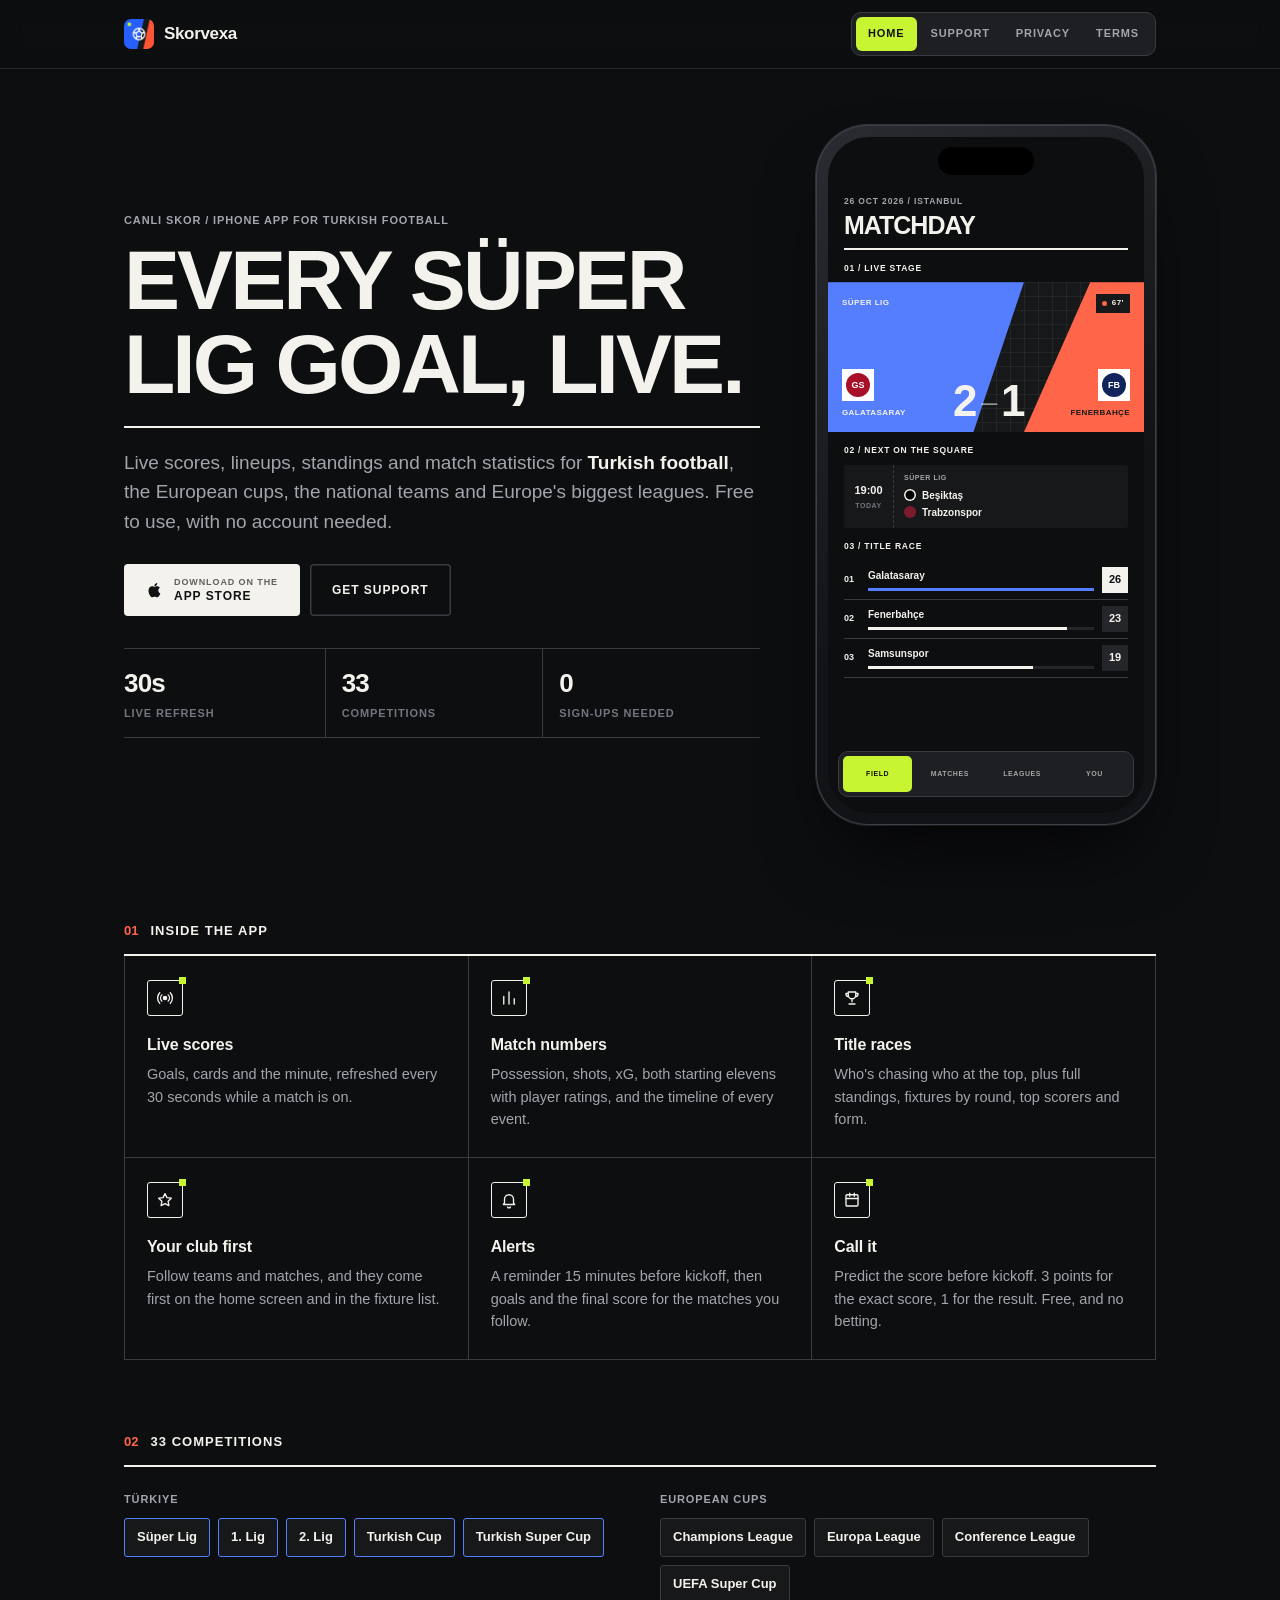
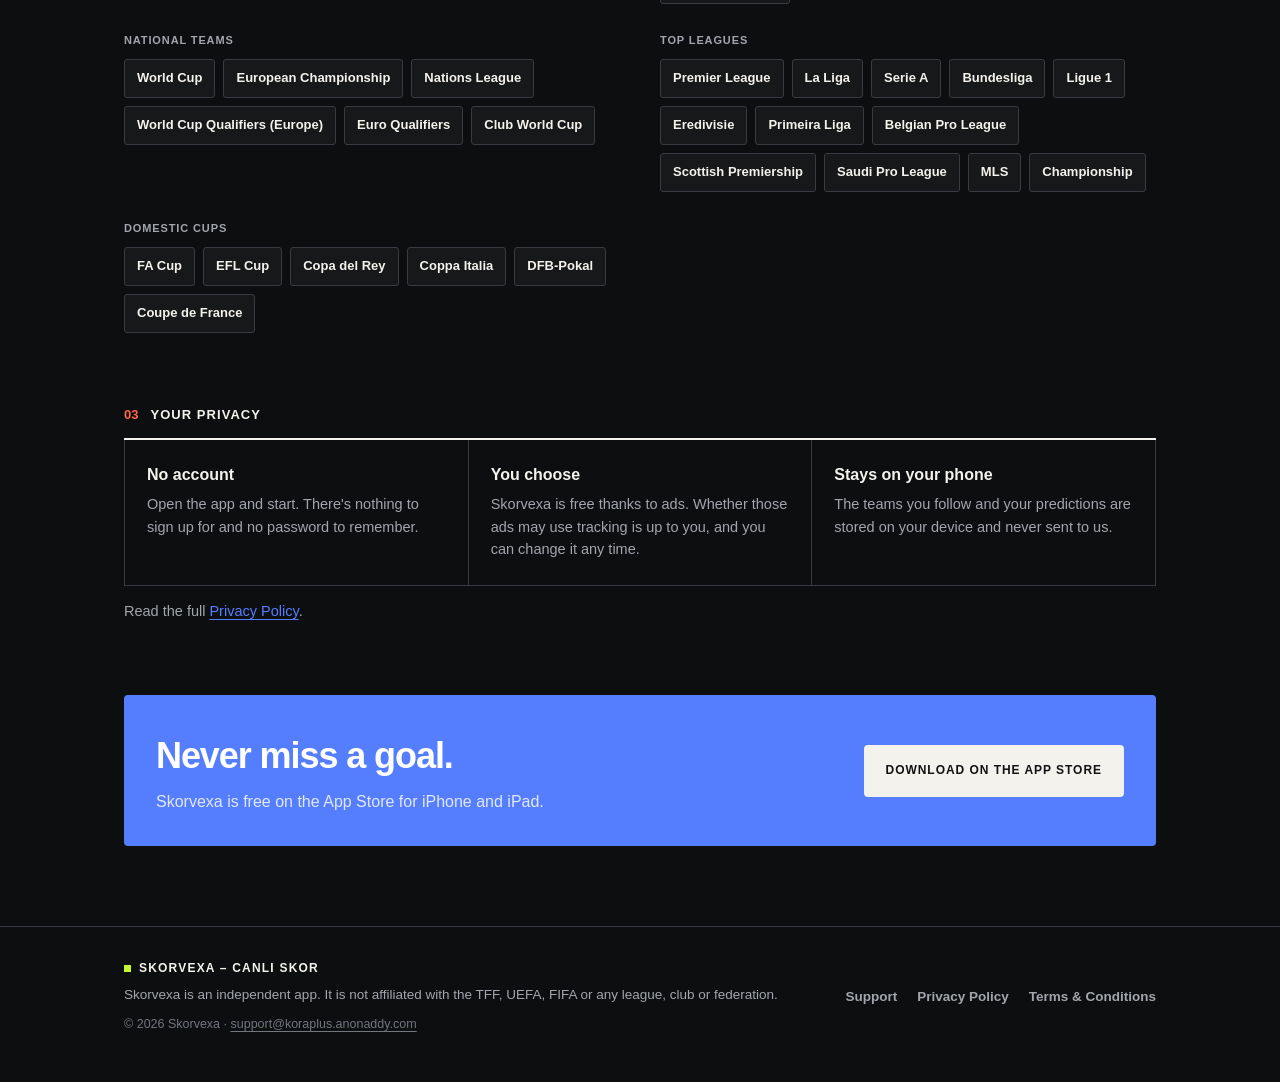
<file: index.html>
<!doctype html>
<html lang="en">
<head>
  <meta charset="utf-8">
  <meta name="viewport" content="width=device-width, initial-scale=1, viewport-fit=cover">
  <title>Skorvexa – Canli Skor | Live football scores for Türkiye and Europe</title>
  <meta name="description" content="Skorvexa – Canli Skor: live scores, lineups, standings and match statistics for the Süper Lig, Turkish football and 28 more top competitions. Free, no account needed.">
  <meta name="apple-itunes-app" content="app-id=6826925784">
  <meta name="theme-color" content="#0d0e10">
  <meta name="color-scheme" content="dark">
  <meta property="og:title" content="Skorvexa – Canli Skor | Live football scores for Türkiye and Europe">
  <meta property="og:site_name" content="Skorvexa – Canli Skor">
  <meta property="og:description" content="Skorvexa – Canli Skor: live scores, lineups, standings and match statistics for the Süper Lig, Turkish football and 28 more top competitions. Free, no account needed.">
  <meta property="og:type" content="website">
  <meta property="og:image" content="https://skorvexa.vercel.app/assets/icon-512.png">
  <link rel="canonical" href="https://skorvexa.vercel.app/">
  <link rel="icon" type="image/png" sizes="32x32" href="assets/favicon-32.png">
  <link rel="apple-touch-icon" href="assets/apple-touch-icon.png">
  <link rel="stylesheet" href="assets/style.css">
</head>
<body>
  <a class="skip" href="#main">Skip to content</a>
  <header class="topbar">
    <div class="wrap">
      <a class="brand" href="./"><img src="assets/icon-512.png" alt="" width="30" height="30">Skorvexa</a>
      <nav class="nav" aria-label="Site">
        <a href="./" aria-current="page">Home</a>
        <a href="support/">Support</a>
        <a href="privacy/">Privacy</a>
        <a href="terms/">Terms</a>
      </nav>
    </div>
  </header>

  <main id="main" class="wrap">
    <section class="hero">
      <div>
        <p class="eyebrow">Canli Skor / iPhone app for Turkish football</p>
        <h1>Every Süper Lig goal, live.</h1>
        <hr class="rule">
        <p class="lede">Live scores, lineups, standings and match statistics for <strong>Turkish football</strong>, the European cups, the national teams and Europe's biggest leagues. Free to use, with no account needed.</p>

        <div class="actions">
          <a class="button" href="https://apps.apple.com/app/id6826925784">
            <svg viewBox="0 0 24 24" fill="currentColor" aria-hidden="true"><path d="M16.4 12.6c0-2.4 2-3.6 2.1-3.7-1.1-1.7-2.9-1.9-3.5-1.9-1.5-.2-2.9.9-3.7.9s-1.9-.9-3.2-.8c-1.6 0-3.1 1-4 2.4-1.7 3-.4 7.4 1.2 9.8.8 1.2 1.8 2.5 3.1 2.4 1.2 0 1.7-.8 3.2-.8s1.9.8 3.2.8c1.3 0 2.2-1.2 3-2.4.9-1.4 1.3-2.7 1.3-2.8 0 0-2.7-1-2.7-3.9zM14 5.5c.7-.8 1.1-1.9 1-3-1 0-2.1.7-2.8 1.5-.6.7-1.2 1.8-1 2.9 1.1.1 2.1-.6 2.8-1.4z"/></svg>
            <span class="stack"><small>Download on the</small>App Store</span>
          </a>
          <a class="button ghost" href="support/">Get support</a>
        </div>

        <div class="stats">
          <div><b>30s</b><span>Live refresh</span></div>
          <div><b>33</b><span>Competitions</span></div>
          <div><b>0</b><span>Sign-ups needed</span></div>
        </div>
      </div>

      <div class="phone" aria-hidden="true">
        <div class="screen">
          <div class="issue">26 Oct 2026 / Istanbul</div>
          <div class="title">MATCHDAY</div>
          <div class="bar"></div>
          <div class="sec">01 / Live stage</div>
          <div class="mini-poster">
            <div class="row1"><span>Süper Lig</span><span class="chip"><i></i>67'</span></div>
            <div class="row2">
              <div class="team"><span class="crest"><b style="background:#a8102a">GS</b></span>Galatasaray</div>
              <div class="big">2<span>—</span>1</div>
              <div class="team away"><span class="crest"><b style="background:#13235b">FB</b></span>Fenerbahçe</div>
            </div>
          </div>
          <div class="sec">02 / Next on the square</div>
          <div class="ticket">
            <div class="stub"><div><b>19:00</b><span>TODAY</span></div></div>
            <div class="teams"><div class="comp">Süper Lig</div>
              <div class="t"><i style="background:#000;box-shadow:inset 0 0 0 1.5px #f4f2ec"></i>Beşiktaş</div>
              <div class="t"><i style="background:#7a1c2c"></i>Trabzonspor</div></div>
          </div>
          <div class="sec">03 / Title race</div>
          <div class="lane lead"><span class="r">01</span><span class="n">Galatasaray<span class="meter"><b style="width:100%"></b></span></span><span class="p">26</span></div>
          <div class="lane"><span class="r">02</span><span class="n">Fenerbahçe<span class="meter"><b style="width:88%"></b></span></span><span class="p">23</span></div>
          <div class="lane"><span class="r">03</span><span class="n">Samsunspor<span class="meter"><b style="width:73%"></b></span></span><span class="p">19</span></div>
          <div class="mini-dock"><span>FIELD</span><span>MATCHES</span><span>LEAGUES</span><span>YOU</span></div>
        </div>
      </div>
    </section>

    <div class="section-head"><span class="n">01</span><h2>Inside the app</h2></div>
    <div class="features">
      <div class="feature">
        <div class="icon"><svg viewBox="0 0 24 24" fill="none" stroke="currentColor" stroke-width="1.8" aria-hidden="true"><circle cx="12" cy="12" r="2.2" fill="currentColor"/><path d="M7.8 7.8a6 6 0 0 0 0 8.4M16.2 7.8a6 6 0 0 1 0 8.4M5 5a10 10 0 0 0 0 14M19 5a10 10 0 0 1 0 14" stroke-linecap="round"/></svg></div>
        <h3>Live scores</h3>
        <p>Goals, cards and the minute, refreshed every 30 seconds while a match is on.</p>
      </div>
      <div class="feature">
        <div class="icon"><svg viewBox="0 0 24 24" fill="none" stroke="currentColor" stroke-width="1.8" aria-hidden="true"><path d="M5 20V10M12 20V4M19 20v-7" stroke-linecap="round"/></svg></div>
        <h3>Match numbers</h3>
        <p>Possession, shots, xG, both starting elevens with player ratings, and the timeline of every event.</p>
      </div>
      <div class="feature">
        <div class="icon"><svg viewBox="0 0 24 24" fill="none" stroke="currentColor" stroke-width="1.8" aria-hidden="true"><path d="M7 4h10v4a5 5 0 0 1-10 0V4zM7 6H4v1a3 3 0 0 0 3 3M17 6h3v1a3 3 0 0 1-3 3M12 13v4M8 20h8" stroke-linecap="round" stroke-linejoin="round"/></svg></div>
        <h3>Title races</h3>
        <p>Who's chasing who at the top, plus full standings, fixtures by round, top scorers and form.</p>
      </div>
      <div class="feature">
        <div class="icon"><svg viewBox="0 0 24 24" fill="none" stroke="currentColor" stroke-width="1.8" aria-hidden="true"><path d="M12 3.5l2.6 5.3 5.8.8-4.2 4.1 1 5.8L12 16.8l-5.2 2.7 1-5.8-4.2-4.1 5.8-.8z" stroke-linejoin="round"/></svg></div>
        <h3>Your club first</h3>
        <p>Follow teams and matches, and they come first on the home screen and in the fixture list.</p>
      </div>
      <div class="feature">
        <div class="icon"><svg viewBox="0 0 24 24" fill="none" stroke="currentColor" stroke-width="1.8" aria-hidden="true"><path d="M6 16V11a6 6 0 0 1 12 0v5l1.5 2h-15zM10 20.5a2 2 0 0 0 4 0" stroke-linejoin="round"/></svg></div>
        <h3>Alerts</h3>
        <p>A reminder 15 minutes before kickoff, then goals and the final score for the matches you follow.</p>
      </div>
      <div class="feature">
        <div class="icon"><svg viewBox="0 0 24 24" fill="none" stroke="currentColor" stroke-width="1.8" aria-hidden="true"><rect x="4" y="5" width="16" height="15" rx="1.5"/><path d="M4 10h16M9 3v4M15 3v4" stroke-linecap="round"/></svg></div>
        <h3>Call it</h3>
        <p>Predict the score before kickoff. 3 points for the exact score, 1 for the result. Free, and no betting.</p>
      </div>
    </div>

    <div class="section-head"><span class="n">02</span><h2>33 competitions</h2></div>
    <div class="comp-groups">
      <div class="comp-group">
        <h3>Türkiye</h3>
        <div class="leagues"><span class="tr">Süper Lig</span><span class="tr">1. Lig</span><span class="tr">2. Lig</span><span class="tr">Turkish Cup</span><span class="tr">Turkish Super Cup</span></div>
      </div>
      <div class="comp-group">
        <h3>European cups</h3>
        <div class="leagues"><span>Champions League</span><span>Europa League</span><span>Conference League</span><span>UEFA Super Cup</span></div>
      </div>
      <div class="comp-group">
        <h3>National teams</h3>
        <div class="leagues"><span>World Cup</span><span>European Championship</span><span>Nations League</span><span>World Cup Qualifiers (Europe)</span><span>Euro Qualifiers</span><span>Club World Cup</span></div>
      </div>
      <div class="comp-group">
        <h3>Top leagues</h3>
        <div class="leagues"><span>Premier League</span><span>La Liga</span><span>Serie A</span><span>Bundesliga</span><span>Ligue 1</span><span>Eredivisie</span><span>Primeira Liga</span><span>Belgian Pro League</span><span>Scottish Premiership</span><span>Saudi Pro League</span><span>MLS</span><span>Championship</span></div>
      </div>
      <div class="comp-group">
        <h3>Domestic cups</h3>
        <div class="leagues"><span>FA Cup</span><span>EFL Cup</span><span>Copa del Rey</span><span>Coppa Italia</span><span>DFB-Pokal</span><span>Coupe de France</span></div>
      </div>
    </div>

    <div class="section-head"><span class="n">03</span><h2>Your privacy</h2></div>
    <div class="promise">
      <div><h3>No account</h3><p>Open the app and start. There's nothing to sign up for and no password to remember.</p></div>
      <div><h3>You choose</h3><p>Skorvexa is free thanks to ads. Whether those ads may use tracking is up to you, and you can change it any time.</p></div>
      <div><h3>Stays on your phone</h3><p>The teams you follow and your predictions are stored on your device and never sent to us.</p></div>
    </div>
    <p class="muted more">Read the full <a href="privacy/">Privacy Policy</a>.</p>

    <div class="cta">
      <div>
        <h2>Never miss a goal.</h2>
        <p>Skorvexa is free on the App Store for iPhone and iPad.</p>
      </div>
      <a class="button" href="https://apps.apple.com/app/id6826925784">Download on the App Store</a>
    </div>
  </main>

  <footer>
    <div class="wrap">
      <div>
        <div class="sig"><i></i>Skorvexa – Canli Skor</div>
        <div>Skorvexa is an independent app. It is not affiliated with the TFF, UEFA, FIFA or any league, club or federation.</div>
        <div class="fine">© 2026 Skorvexa · <a href="mailto:support@koraplus.anonaddy.com">support@koraplus.anonaddy.com</a></div>
      </div>
      <nav aria-label="Footer">
        <a href="support/">Support</a>
        <a href="privacy/">Privacy Policy</a>
        <a href="terms/">Terms &amp; Conditions</a>
      </nav>
    </div>
  </footer>
</body>
</html>
</file>
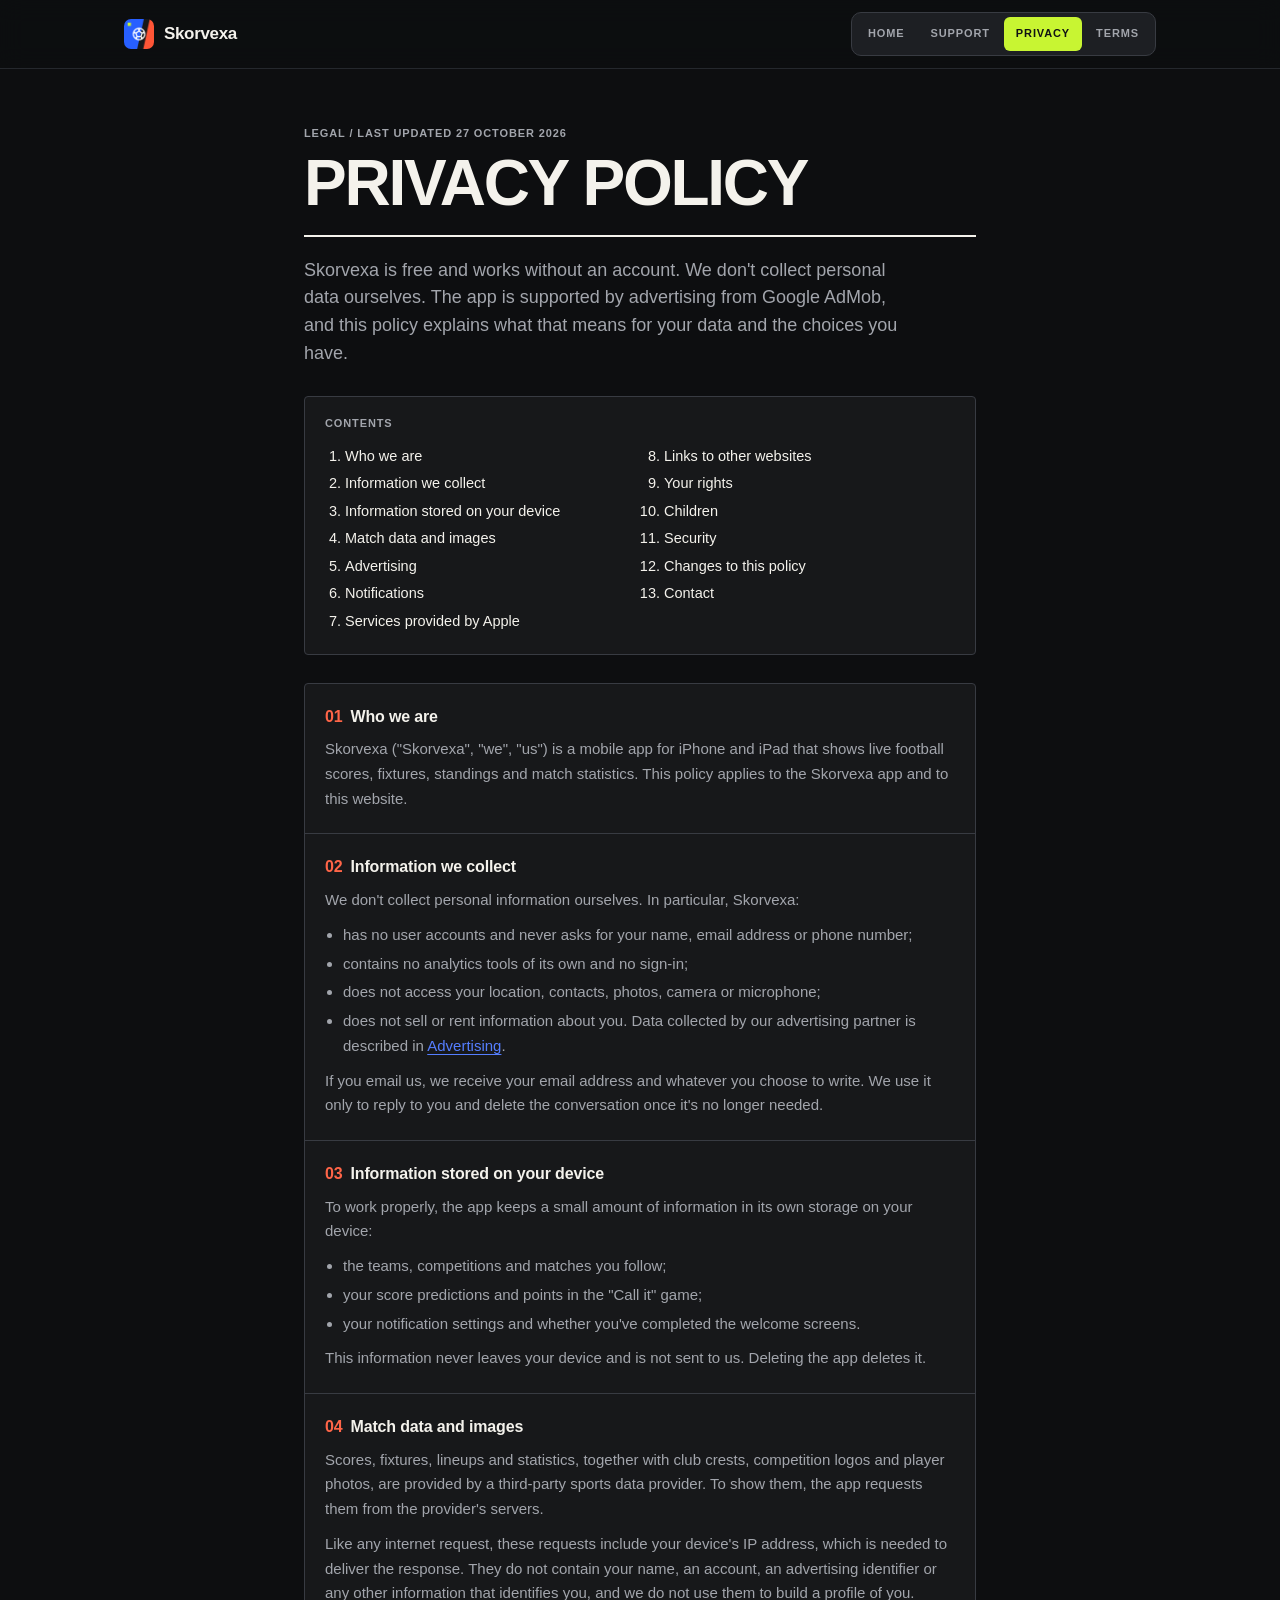
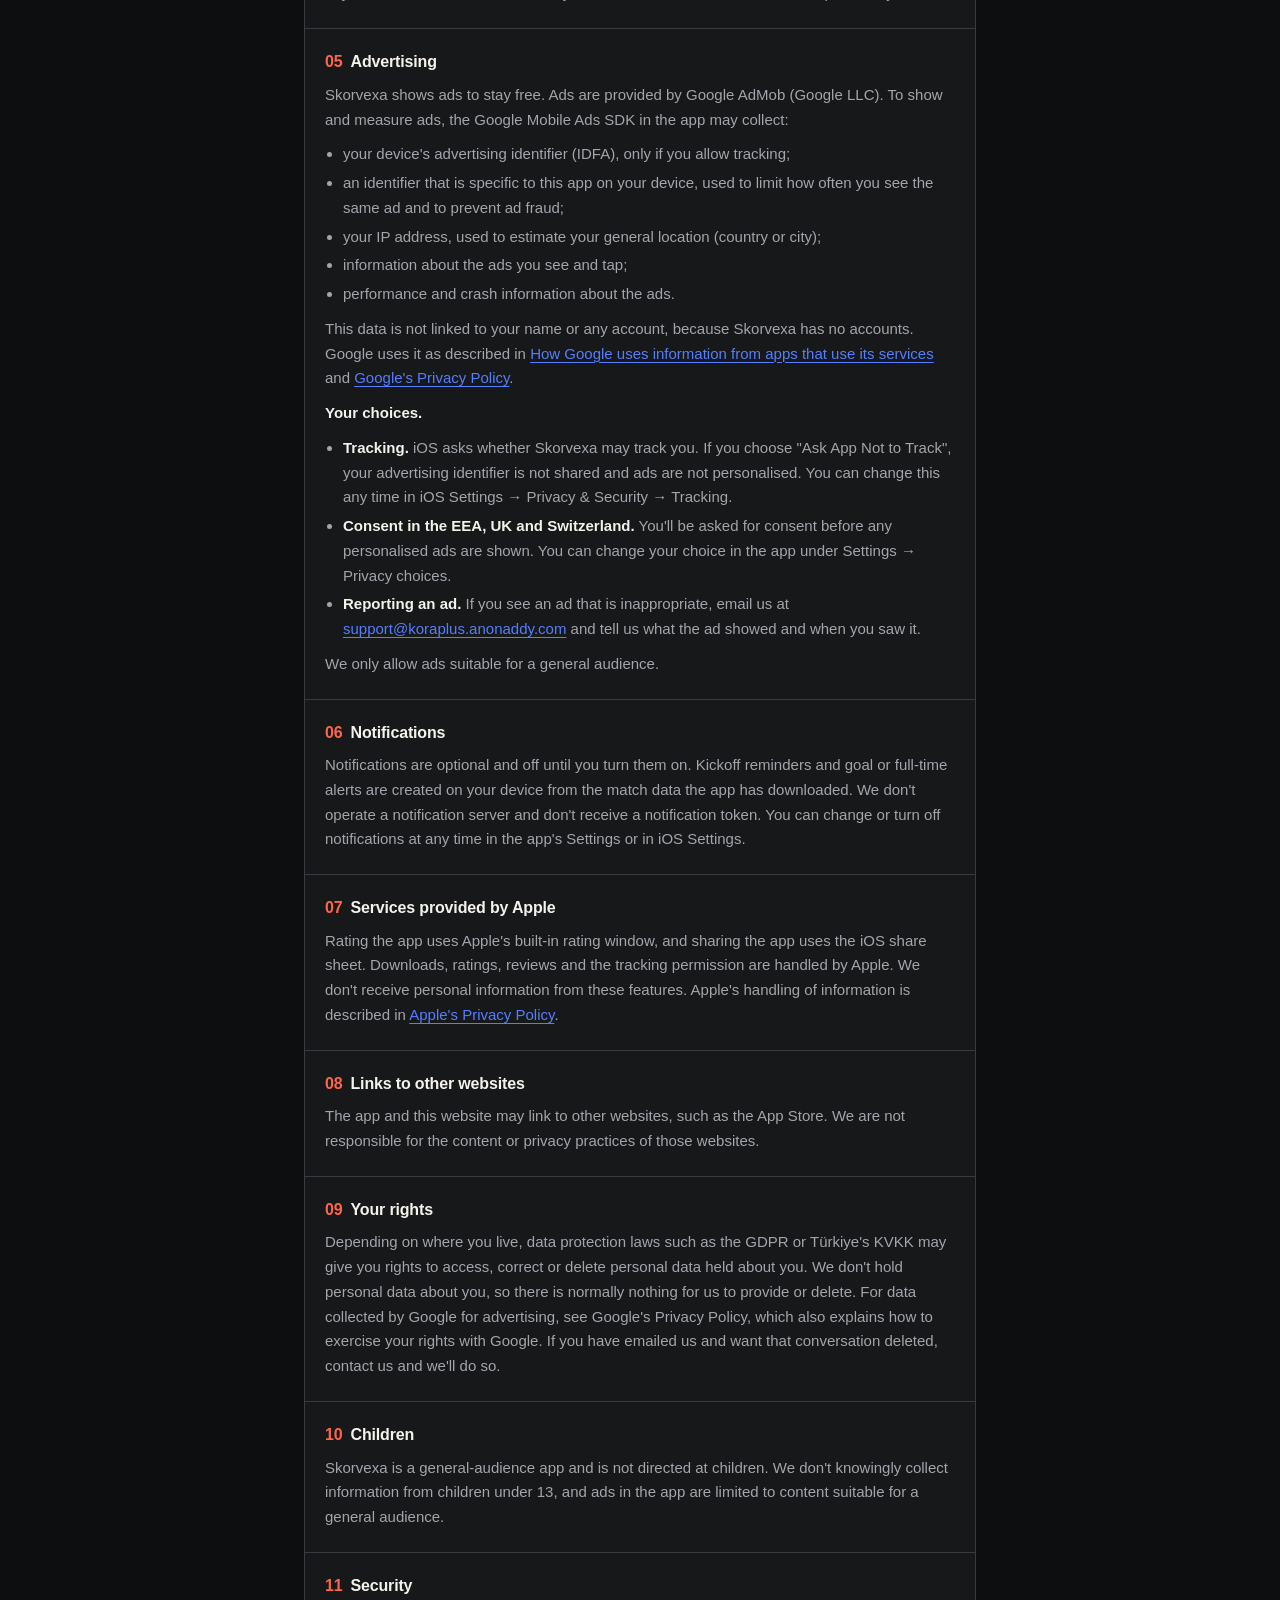
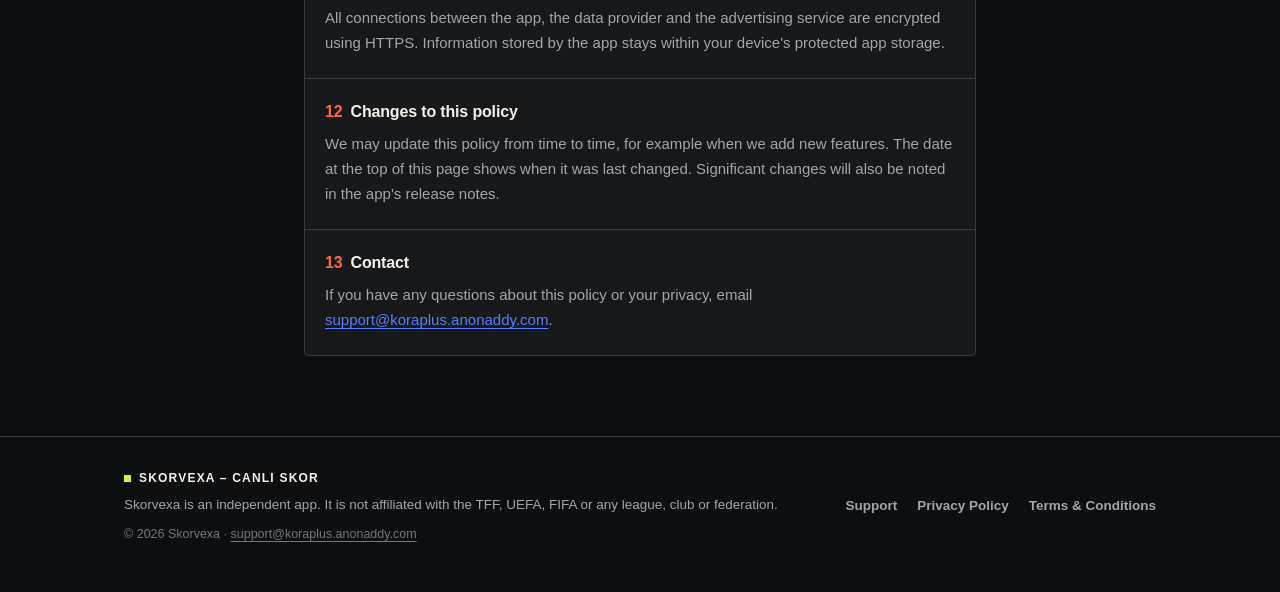
<file: privacy/index.html>
<!doctype html>
<html lang="en">
<head>
  <meta charset="utf-8">
  <meta name="viewport" content="width=device-width, initial-scale=1, viewport-fit=cover">
  <title>Privacy Policy – Skorvexa</title>
  <meta name="description" content="How Skorvexa handles information: no accounts, how advertising works in the app, and your privacy choices.">
  <meta name="theme-color" content="#0d0e10">
  <meta name="color-scheme" content="dark">
  <meta property="og:title" content="Privacy Policy – Skorvexa">
  <meta property="og:site_name" content="Skorvexa – Canli Skor">
  <meta property="og:description" content="How Skorvexa handles information: no accounts, how advertising works in the app, and your privacy choices.">
  <meta property="og:type" content="website">
  <meta property="og:image" content="https://skorvexa.vercel.app/assets/icon-512.png">
  <link rel="canonical" href="https://skorvexa.vercel.app/privacy/">
  <link rel="icon" type="image/png" sizes="32x32" href="../assets/favicon-32.png">
  <link rel="apple-touch-icon" href="../assets/apple-touch-icon.png">
  <link rel="stylesheet" href="../assets/style.css">
</head>
<body>
  <a class="skip" href="#main">Skip to content</a>
  <header class="topbar">
    <div class="wrap">
      <a class="brand" href="../"><img src="../assets/icon-512.png" alt="" width="30" height="30">Skorvexa</a>
      <nav class="nav" aria-label="Site">
        <a href="../">Home</a>
        <a href="../support/">Support</a>
        <a href="./" aria-current="page">Privacy</a>
        <a href="../terms/">Terms</a>
      </nav>
    </div>
  </header>

  <main id="main" class="wrap read">
    <section class="masthead">
      <p class="eyebrow">Legal / Last updated 27 October 2026</p>
      <h1>Privacy Policy</h1>
      <hr class="rule">
      <p class="lede">Skorvexa is free and works without an account. We don't collect personal data ourselves. The app is supported by advertising from Google AdMob, and this policy explains what that means for your data and the choices you have.</p>
    </section>

    <nav class="toc" aria-label="Contents">
      <h2>Contents</h2>
      <ol>
        <li><a href="#who">Who we are</a></li>
        <li><a href="#collect">Information we collect</a></li>
        <li><a href="#device">Information stored on your device</a></li>
        <li><a href="#data">Match data and images</a></li>
        <li><a href="#ads">Advertising</a></li>
        <li><a href="#notifications">Notifications</a></li>
        <li><a href="#apple">Services provided by Apple</a></li>
        <li><a href="#links">Links to other websites</a></li>
        <li><a href="#rights">Your rights</a></li>
        <li><a href="#children">Children</a></li>
        <li><a href="#security">Security</a></li>
        <li><a href="#changes">Changes to this policy</a></li>
        <li><a href="#contact">Contact</a></li>
      </ol>
    </nav>

    <div class="group" style="margin-top:28px">
      <section class="doc" id="who">
        <h2><span class="n">01</span>Who we are</h2>
        <p>Skorvexa ("Skorvexa", "we", "us") is a mobile app for iPhone and iPad that shows live football scores, fixtures, standings and match statistics. This policy applies to the Skorvexa app and to this website.</p>
      </section>
      <section class="doc" id="collect">
        <h2><span class="n">02</span>Information we collect</h2>
        <p>We don't collect personal information ourselves. In particular, Skorvexa:</p>
        <ul>
          <li>has no user accounts and never asks for your name, email address or phone number;</li>
          <li>contains no analytics tools of its own and no sign-in;</li>
          <li>does not access your location, contacts, photos, camera or microphone;</li>
          <li>does not sell or rent information about you. Data collected by our advertising partner is described in <a href="#ads">Advertising</a>.</li>
        </ul>
        <p>If you email us, we receive your email address and whatever you choose to write. We use it only to reply to you and delete the conversation once it's no longer needed.</p>
      </section>
      <section class="doc" id="device">
        <h2><span class="n">03</span>Information stored on your device</h2>
        <p>To work properly, the app keeps a small amount of information in its own storage on your device:</p>
        <ul>
          <li>the teams, competitions and matches you follow;</li>
          <li>your score predictions and points in the "Call it" game;</li>
          <li>your notification settings and whether you've completed the welcome screens.</li>
        </ul>
        <p>This information never leaves your device and is not sent to us. Deleting the app deletes it.</p>
      </section>
      <section class="doc" id="data">
        <h2><span class="n">04</span>Match data and images</h2>
        <p>Scores, fixtures, lineups and statistics, together with club crests, competition logos and player photos, are provided by a third-party sports data provider. To show them, the app requests them from the provider's servers.</p>
        <p>Like any internet request, these requests include your device's IP address, which is needed to deliver the response. They do not contain your name, an account, an advertising identifier or any other information that identifies you, and we do not use them to build a profile of you.</p>
      </section>
      <section class="doc" id="ads">
        <h2><span class="n">05</span>Advertising</h2>
        <p>Skorvexa shows ads to stay free. Ads are provided by Google AdMob (Google LLC). To show and measure ads, the Google Mobile Ads SDK in the app may collect:</p>
        <ul>
          <li>your device's advertising identifier (IDFA), only if you allow tracking;</li>
          <li>an identifier that is specific to this app on your device, used to limit how often you see the same ad and to prevent ad fraud;</li>
          <li>your IP address, used to estimate your general location (country or city);</li>
          <li>information about the ads you see and tap;</li>
          <li>performance and crash information about the ads.</li>
        </ul>
        <p>This data is not linked to your name or any account, because Skorvexa has no accounts. Google uses it as described in <a href="https://policies.google.com/technologies/ads" rel="noopener">How Google uses information from apps that use its services</a> and <a href="https://policies.google.com/privacy" rel="noopener">Google's Privacy Policy</a>.</p>
        <p><strong>Your choices.</strong></p>
        <ul>
          <li><strong>Tracking.</strong> iOS asks whether Skorvexa may track you. If you choose "Ask App Not to Track", your advertising identifier is not shared and ads are not personalised. You can change this any time in iOS Settings → Privacy &amp; Security → Tracking.</li>
          <li><strong>Consent in the EEA, UK and Switzerland.</strong> You'll be asked for consent before any personalised ads are shown. You can change your choice in the app under Settings → Privacy choices.</li>
          <li><strong>Reporting an ad.</strong> If you see an ad that is inappropriate, email us at <a href="mailto:support@koraplus.anonaddy.com">support@koraplus.anonaddy.com</a> and tell us what the ad showed and when you saw it.</li>
        </ul>
        <p>We only allow ads suitable for a general audience.</p>
      </section>
      <section class="doc" id="notifications">
        <h2><span class="n">06</span>Notifications</h2>
        <p>Notifications are optional and off until you turn them on. Kickoff reminders and goal or full-time alerts are created on your device from the match data the app has downloaded. We don't operate a notification server and don't receive a notification token. You can change or turn off notifications at any time in the app's Settings or in iOS Settings.</p>
      </section>
      <section class="doc" id="apple">
        <h2><span class="n">07</span>Services provided by Apple</h2>
        <p>Rating the app uses Apple's built-in rating window, and sharing the app uses the iOS share sheet. Downloads, ratings, reviews and the tracking permission are handled by Apple. We don't receive personal information from these features. Apple's handling of information is described in <a href="https://www.apple.com/legal/privacy/" rel="noopener">Apple's Privacy Policy</a>.</p>
      </section>
      <section class="doc" id="links">
        <h2><span class="n">08</span>Links to other websites</h2>
        <p>The app and this website may link to other websites, such as the App Store. We are not responsible for the content or privacy practices of those websites.</p>
      </section>
      <section class="doc" id="rights">
        <h2><span class="n">09</span>Your rights</h2>
        <p>Depending on where you live, data protection laws such as the GDPR or Türkiye's KVKK may give you rights to access, correct or delete personal data held about you. We don't hold personal data about you, so there is normally nothing for us to provide or delete. For data collected by Google for advertising, see Google's Privacy Policy, which also explains how to exercise your rights with Google. If you have emailed us and want that conversation deleted, contact us and we'll do so.</p>
      </section>
      <section class="doc" id="children">
        <h2><span class="n">10</span>Children</h2>
        <p>Skorvexa is a general-audience app and is not directed at children. We don't knowingly collect information from children under 13, and ads in the app are limited to content suitable for a general audience.</p>
      </section>
      <section class="doc" id="security">
        <h2><span class="n">11</span>Security</h2>
        <p>All connections between the app, the data provider and the advertising service are encrypted using HTTPS. Information stored by the app stays within your device's protected app storage.</p>
      </section>
      <section class="doc" id="changes">
        <h2><span class="n">12</span>Changes to this policy</h2>
        <p>We may update this policy from time to time, for example when we add new features. The date at the top of this page shows when it was last changed. Significant changes will also be noted in the app's release notes.</p>
      </section>
      <section class="doc" id="contact">
        <h2><span class="n">13</span>Contact</h2>
        <p>If you have any questions about this policy or your privacy, email <a href="mailto:support@koraplus.anonaddy.com">support@koraplus.anonaddy.com</a>.</p>
      </section>
    </div>
  </main>

  <footer>
    <div class="wrap">
      <div>
        <div class="sig"><i></i>Skorvexa – Canli Skor</div>
        <div>Skorvexa is an independent app. It is not affiliated with the TFF, UEFA, FIFA or any league, club or federation.</div>
        <div class="fine">© 2026 Skorvexa · <a href="mailto:support@koraplus.anonaddy.com">support@koraplus.anonaddy.com</a></div>
      </div>
      <nav aria-label="Footer">
        <a href="../support/">Support</a>
        <a href="../privacy/">Privacy Policy</a>
        <a href="../terms/">Terms &amp; Conditions</a>
      </nav>
    </div>
  </footer>
</body>
</html>
</file>
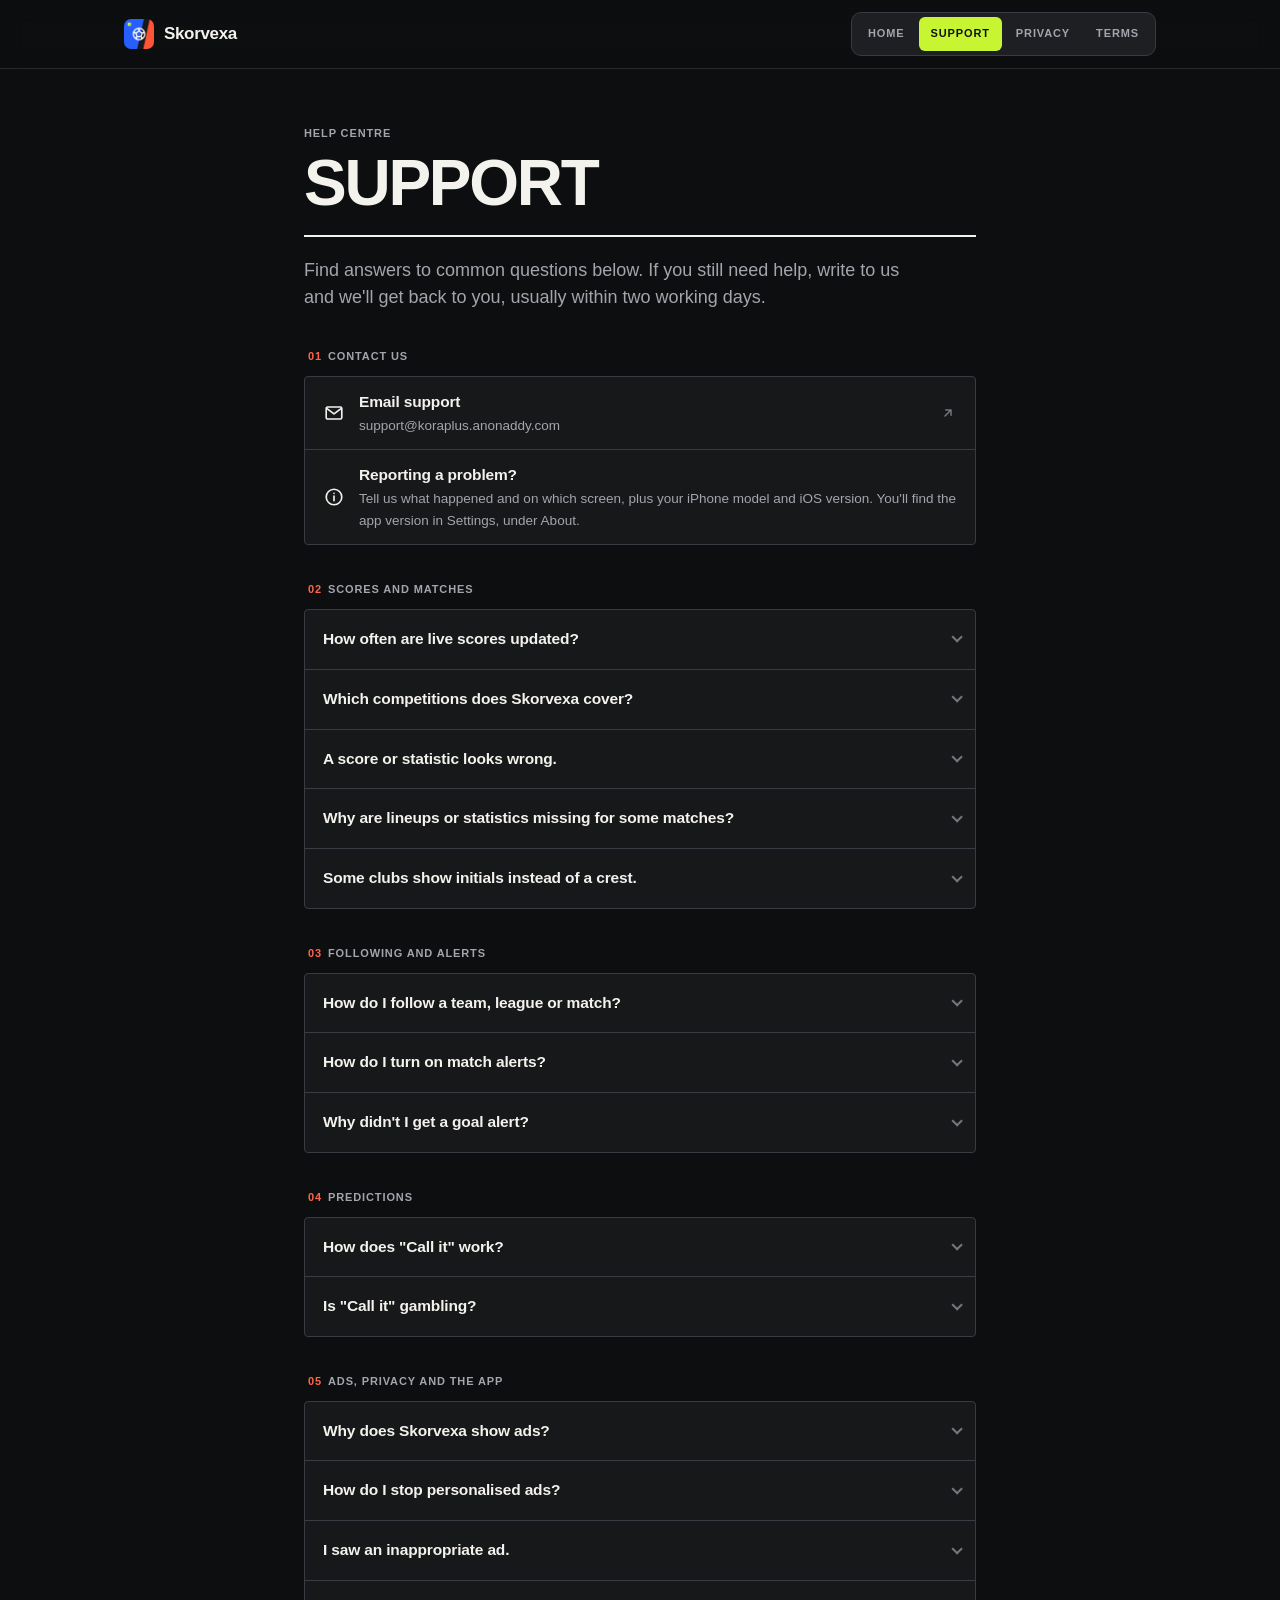
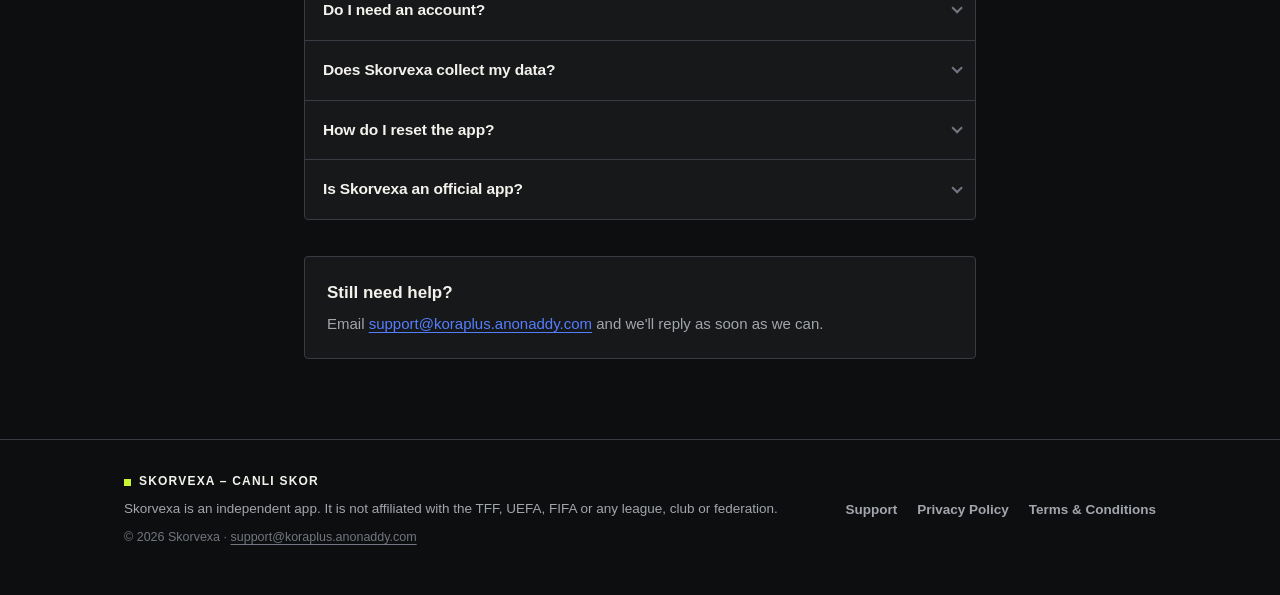
<file: support/index.html>
<!doctype html>
<html lang="en">
<head>
  <meta charset="utf-8">
  <meta name="viewport" content="width=device-width, initial-scale=1, viewport-fit=cover">
  <title>Support – Skorvexa</title>
  <meta name="description" content="Help with Skorvexa: answers to common questions, troubleshooting and how to contact us.">
  <meta name="theme-color" content="#0d0e10">
  <meta name="color-scheme" content="dark">
  <meta property="og:title" content="Support – Skorvexa">
  <meta property="og:site_name" content="Skorvexa – Canli Skor">
  <meta property="og:description" content="Help with Skorvexa: answers to common questions, troubleshooting and how to contact us.">
  <meta property="og:type" content="website">
  <meta property="og:image" content="https://skorvexa.vercel.app/assets/icon-512.png">
  <link rel="canonical" href="https://skorvexa.vercel.app/support/">
  <link rel="icon" type="image/png" sizes="32x32" href="../assets/favicon-32.png">
  <link rel="apple-touch-icon" href="../assets/apple-touch-icon.png">
  <link rel="stylesheet" href="../assets/style.css">
</head>
<body>
  <a class="skip" href="#main">Skip to content</a>
  <header class="topbar">
    <div class="wrap">
      <a class="brand" href="../"><img src="../assets/icon-512.png" alt="" width="30" height="30">Skorvexa</a>
      <nav class="nav" aria-label="Site">
        <a href="../">Home</a>
        <a href="./" aria-current="page">Support</a>
        <a href="../privacy/">Privacy</a>
        <a href="../terms/">Terms</a>
      </nav>
    </div>
  </header>

  <main id="main" class="wrap read">
    <section class="masthead">
      <p class="eyebrow">Help centre</p>
      <h1>Support</h1>
      <hr class="rule">
      <p class="lede">Find answers to common questions below. If you still need help, write to us and we'll get back to you, usually within two working days.</p>
    </section>

    <h2 class="label"><span class="n">01</span>Contact us</h2>
    <div class="group">
      <a class="row" href="mailto:support@koraplus.anonaddy.com?subject=Skorvexa%20support">
        <svg class="icon" viewBox="0 0 24 24" fill="none" stroke="currentColor" stroke-width="1.8" aria-hidden="true"><rect x="3.5" y="5.5" width="17" height="13" rx="1.5"/><path d="M4 7l8 6 8-6" stroke-linejoin="round"/></svg>
        <span class="body"><span class="title">Email support</span><span class="detail">support@koraplus.anonaddy.com</span></span>
        <svg class="chev" viewBox="0 0 24 24" fill="none" stroke="currentColor" stroke-width="2" aria-hidden="true"><path d="M8 16L16 8M9 8h7v7" stroke-linecap="round" stroke-linejoin="round"/></svg>
      </a>
      <div class="row">
        <svg class="icon" viewBox="0 0 24 24" fill="none" stroke="currentColor" stroke-width="1.8" aria-hidden="true"><circle cx="12" cy="12" r="8.5"/><path d="M12 11v5M12 8h.01" stroke-linecap="round"/></svg>
        <span class="body"><span class="title">Reporting a problem?</span><span class="detail">Tell us what happened and on which screen, plus your iPhone model and iOS version. You'll find the app version in Settings, under About.</span></span>
      </div>
    </div>

    <h2 class="label"><span class="n">02</span>Scores and matches</h2>
    <div class="group">
      <details>
        <summary>How often are live scores updated?</summary>
        <p>While a match is being played and the app is open, scores refresh every 30 seconds. You can pull down on any screen to refresh straight away.</p>
      </details>
      <details>
        <summary>Which competitions does Skorvexa cover?</summary>
        <p>33 competitions: the Süper Lig, 1. Lig, 2. Lig, Turkish Cup and Turkish Super Cup; the Champions League, Europa League, Conference League and UEFA Super Cup; the World Cup, European Championship, Nations League and their European qualifiers, and the Club World Cup; the top leagues of England, Spain, Italy, Germany, France, the Netherlands, Portugal, Belgium, Scotland, Saudi Arabia and the United States, plus the English Championship; and the main domestic cups of England, Spain, Italy, Germany and France.</p>
      </details>
      <details>
        <summary>A score or statistic looks wrong.</summary>
        <p>Match data comes from a professional sports data provider and is usually corrected within a few minutes. If it still looks wrong after the match, email us with the teams and the date.</p>
      </details>
      <details>
        <summary>Why are lineups or statistics missing for some matches?</summary>
        <p>Lineups are published about an hour before kickoff, and detailed statistics are not available for every competition or match. They appear in the app as soon as they're released.</p>
      </details>
      <details>
        <summary>Some clubs show initials instead of a crest.</summary>
        <p>When a crest can't be loaded, for example on a slow connection, the app shows the club's initials instead. It usually fixes itself the next time the screen loads.</p>
      </details>
    </div>

    <h2 class="label"><span class="n">03</span>Following and alerts</h2>
    <div class="group">
      <details>
        <summary>How do I follow a team, league or match?</summary>
        <p>Open the team's page and tap the star, open a league and tap Follow, or open a match and tap the bookmark. Everything you follow is shown first on the home screen and in Matches.</p>
      </details>
      <details>
        <summary>How do I turn on match alerts?</summary>
        <p>Go to You, tap the gear icon to open Settings, then choose Notifications and allow them. You can choose kickoff reminders, goals and full-time results separately.</p>
      </details>
      <details>
        <summary>Why didn't I get a goal alert?</summary>
        <p>Goal and full-time alerts are delivered while Skorvexa is open or was used recently, so they can be delayed if the app has been closed for a long time. Kickoff reminders are scheduled in advance and arrive even when the app is closed. Also check that notifications are allowed in iOS Settings → Skorvexa → Notifications.</p>
      </details>
    </div>

    <h2 class="label"><span class="n">04</span>Predictions</h2>
    <div class="group">
      <details>
        <summary>How does "Call it" work?</summary>
        <p>Before kickoff, predict the final score of a match. When the match ends you get 3 points for the exact score or 1 point for the right result (win, draw or loss). Points raise your fan level.</p>
      </details>
      <details>
        <summary>Is "Call it" gambling?</summary>
        <p>No. It's a free game played for fun. There are no stakes, no odds, no prizes and nothing to buy, and points have no monetary value.</p>
      </details>
    </div>

    <h2 class="label"><span class="n">05</span>Ads, privacy and the app</h2>
    <div class="group">
      <details>
        <summary>Why does Skorvexa show ads?</summary>
        <p>Ads keep Skorvexa free. We keep them limited: never on the first launch, a minimum gap between full-screen ads, and only family-friendly content.</p>
      </details>
      <details>
        <summary>How do I stop personalised ads?</summary>
        <p>Choose "Ask App Not to Track" when iOS asks, or turn tracking off any time in iOS Settings → Privacy &amp; Security → Tracking. In the EEA, UK and Switzerland you can also change your consent in Settings → Privacy choices.</p>
      </details>
      <details>
        <summary>I saw an inappropriate ad.</summary>
        <p>Sorry about that. Email <a href="mailto:support@koraplus.anonaddy.com?subject=Skorvexa%20%E2%80%93%20report%20an%20ad">support@koraplus.anonaddy.com</a> with what the ad showed and when you saw it, and we'll block it.</p>
      </details>
      <details>
        <summary>Do I need an account?</summary>
        <p>No. Skorvexa works without an account or sign-in.</p>
      </details>
      <details>
        <summary>Does Skorvexa collect my data?</summary>
        <p>We don't. The teams you follow, your predictions and your settings stay on your device. Our advertising partner, Google AdMob, may collect some data to show ads; the <a href="../privacy/">Privacy Policy</a> explains what and how to opt out.</p>
      </details>
      <details>
        <summary>How do I reset the app?</summary>
        <p>Deleting and reinstalling Skorvexa removes everything stored on your device, including the teams you follow and your predictions.</p>
      </details>
      <details>
        <summary>Is Skorvexa an official app?</summary>
        <p>No. Skorvexa is independent and is not affiliated with the TFF, UEFA, FIFA or any league, club or federation.</p>
      </details>
    </div>

    <div class="contact-card">
      <h2>Still need help?</h2>
      <p>Email <a href="mailto:support@koraplus.anonaddy.com?subject=Skorvexa%20support">support@koraplus.anonaddy.com</a> and we'll reply as soon as we can.</p>
    </div>
  </main>

  <footer>
    <div class="wrap">
      <div>
        <div class="sig"><i></i>Skorvexa – Canli Skor</div>
        <div>Skorvexa is an independent app. It is not affiliated with the TFF, UEFA, FIFA or any league, club or federation.</div>
        <div class="fine">© 2026 Skorvexa · <a href="mailto:support@koraplus.anonaddy.com">support@koraplus.anonaddy.com</a></div>
      </div>
      <nav aria-label="Footer">
        <a href="../support/">Support</a>
        <a href="../privacy/">Privacy Policy</a>
        <a href="../terms/">Terms &amp; Conditions</a>
      </nav>
    </div>
  </footer>
</body>
</html>
</file>
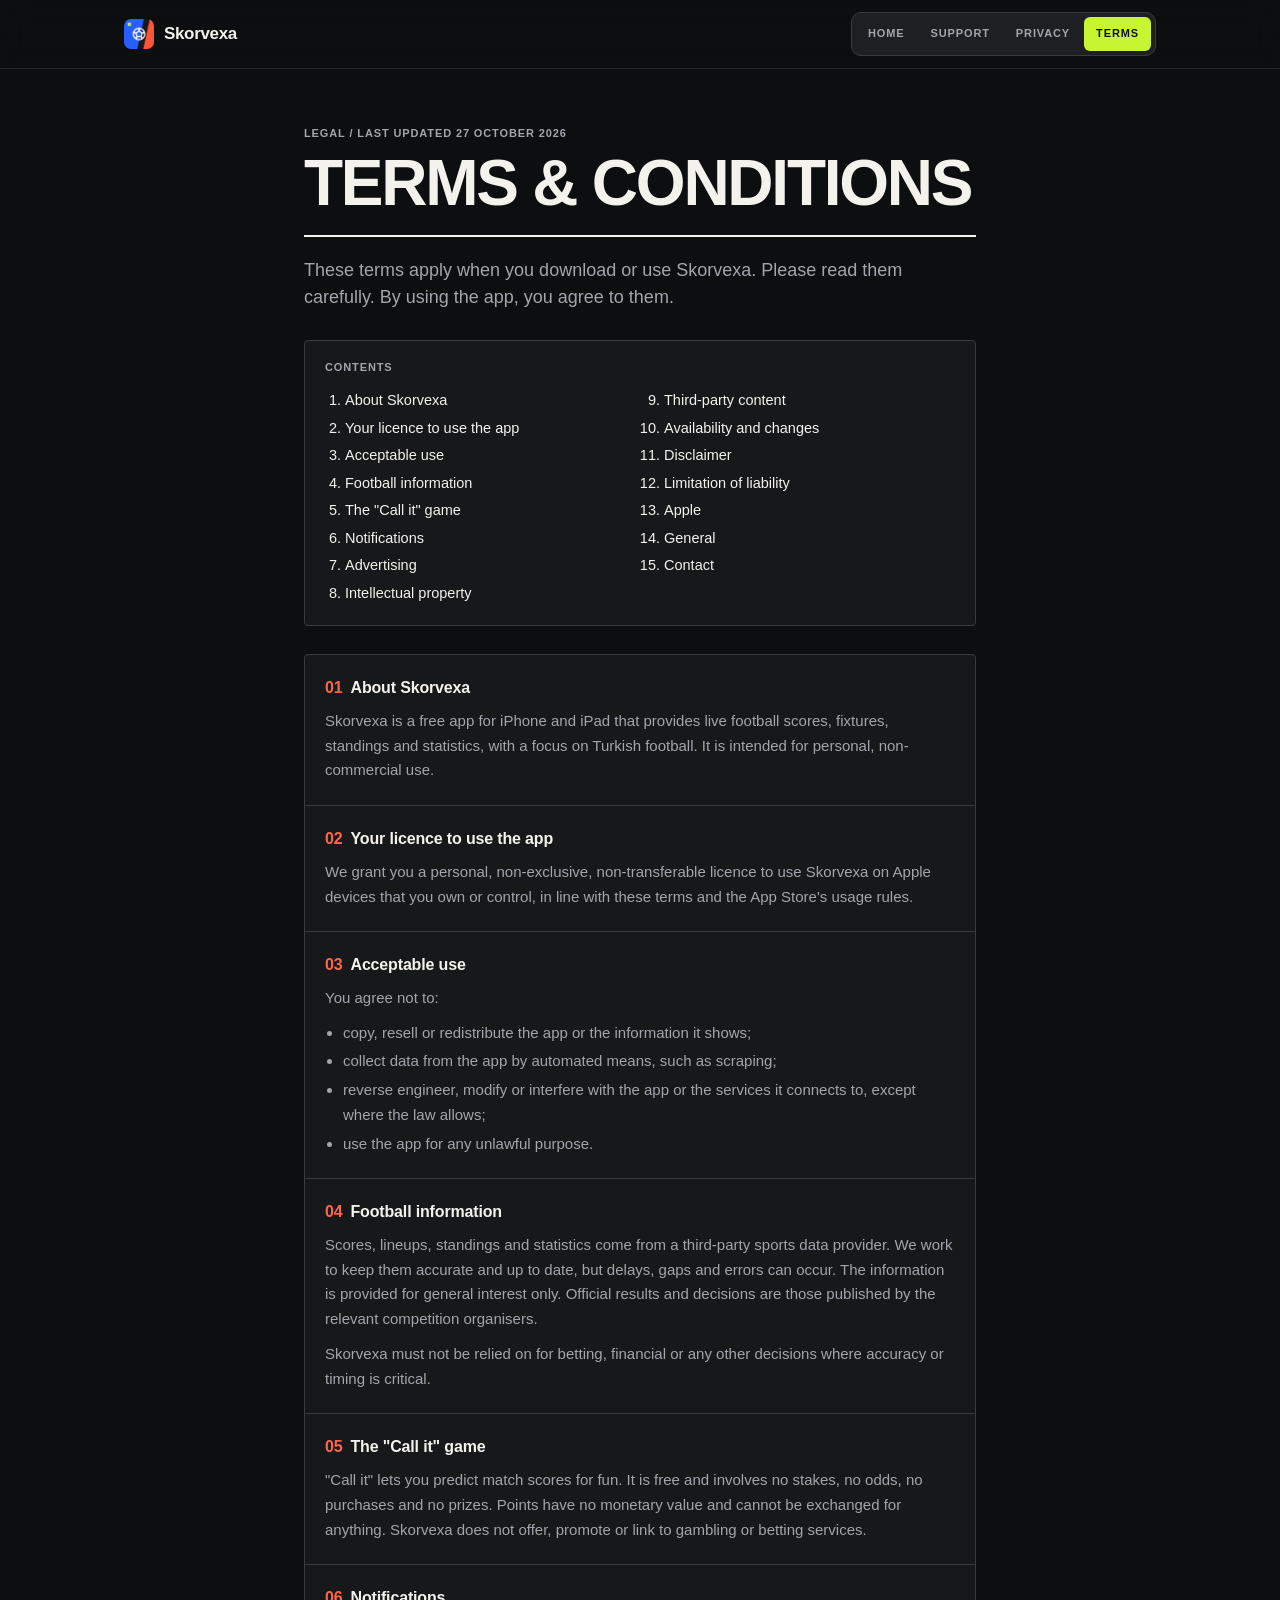
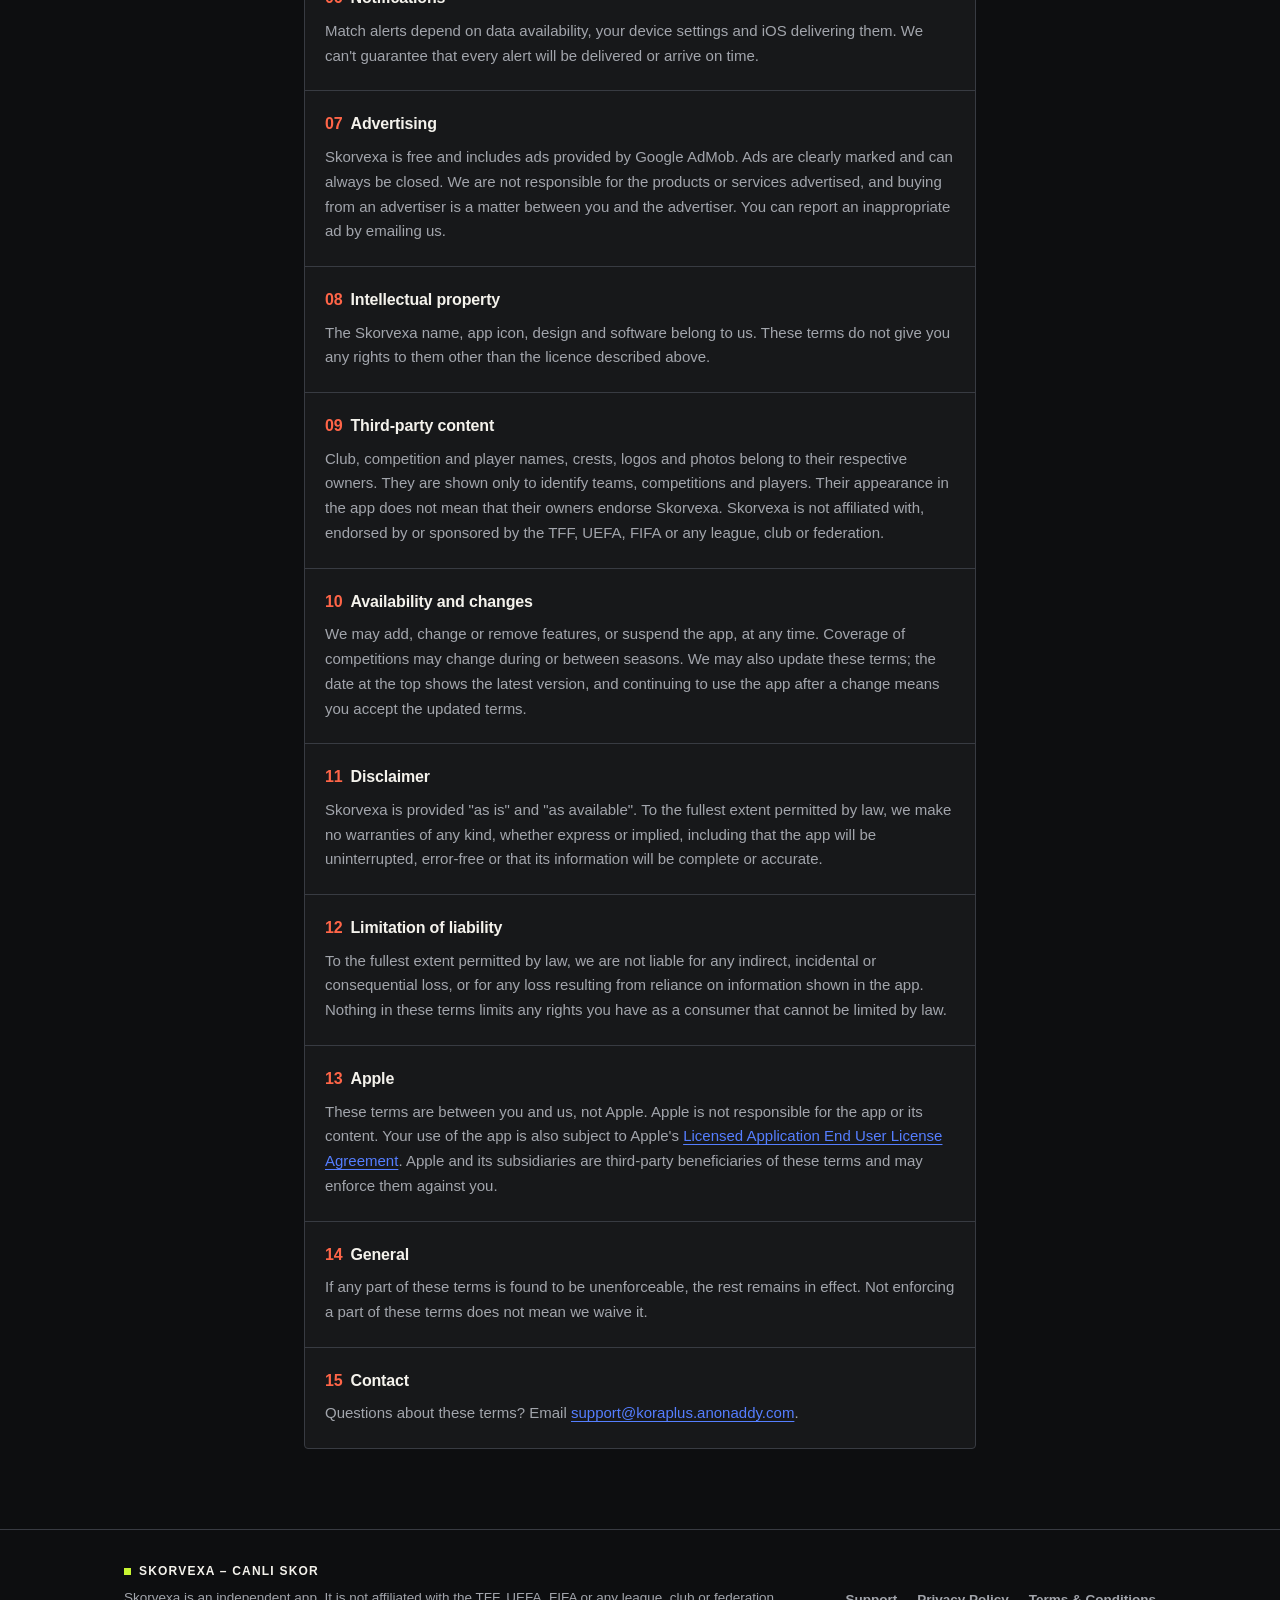
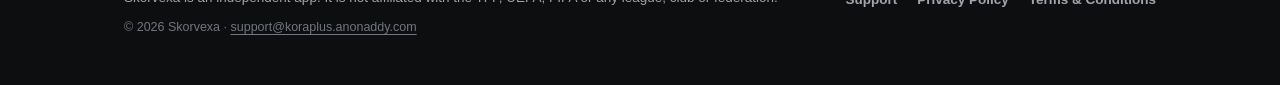
<file: terms/index.html>
<!doctype html>
<html lang="en">
<head>
  <meta charset="utf-8">
  <meta name="viewport" content="width=device-width, initial-scale=1, viewport-fit=cover">
  <title>Terms &amp; Conditions – Skorvexa</title>
  <meta name="description" content="The terms that apply when you download or use the Skorvexa app.">
  <meta name="theme-color" content="#0d0e10">
  <meta name="color-scheme" content="dark">
  <meta property="og:title" content="Terms &amp; Conditions – Skorvexa">
  <meta property="og:site_name" content="Skorvexa – Canli Skor">
  <meta property="og:description" content="The terms that apply when you download or use the Skorvexa app.">
  <meta property="og:type" content="website">
  <meta property="og:image" content="https://skorvexa.vercel.app/assets/icon-512.png">
  <link rel="canonical" href="https://skorvexa.vercel.app/terms/">
  <link rel="icon" type="image/png" sizes="32x32" href="../assets/favicon-32.png">
  <link rel="apple-touch-icon" href="../assets/apple-touch-icon.png">
  <link rel="stylesheet" href="../assets/style.css">
</head>
<body>
  <a class="skip" href="#main">Skip to content</a>
  <header class="topbar">
    <div class="wrap">
      <a class="brand" href="../"><img src="../assets/icon-512.png" alt="" width="30" height="30">Skorvexa</a>
      <nav class="nav" aria-label="Site">
        <a href="../">Home</a>
        <a href="../support/">Support</a>
        <a href="../privacy/">Privacy</a>
        <a href="./" aria-current="page">Terms</a>
      </nav>
    </div>
  </header>

  <main id="main" class="wrap read">
    <section class="masthead">
      <p class="eyebrow">Legal / Last updated 27 October 2026</p>
      <h1>Terms &amp; Conditions</h1>
      <hr class="rule">
      <p class="lede">These terms apply when you download or use Skorvexa. Please read them carefully. By using the app, you agree to them.</p>
    </section>

    <nav class="toc" aria-label="Contents">
      <h2>Contents</h2>
      <ol>
        <li><a href="#about">About Skorvexa</a></li>
        <li><a href="#licence">Your licence to use the app</a></li>
        <li><a href="#use">Acceptable use</a></li>
        <li><a href="#info">Football information</a></li>
        <li><a href="#game">The "Call it" game</a></li>
        <li><a href="#notifications">Notifications</a></li>
        <li><a href="#ads">Advertising</a></li>
        <li><a href="#ip">Intellectual property</a></li>
        <li><a href="#third">Third-party content</a></li>
        <li><a href="#availability">Availability and changes</a></li>
        <li><a href="#warranty">Disclaimer</a></li>
        <li><a href="#liability">Limitation of liability</a></li>
        <li><a href="#apple">Apple</a></li>
        <li><a href="#law">General</a></li>
        <li><a href="#contact">Contact</a></li>
      </ol>
    </nav>

    <div class="group" style="margin-top:28px">
      <section class="doc" id="about">
        <h2><span class="n">01</span>About Skorvexa</h2>
        <p>Skorvexa is a free app for iPhone and iPad that provides live football scores, fixtures, standings and statistics, with a focus on Turkish football. It is intended for personal, non-commercial use.</p>
      </section>
      <section class="doc" id="licence">
        <h2><span class="n">02</span>Your licence to use the app</h2>
        <p>We grant you a personal, non-exclusive, non-transferable licence to use Skorvexa on Apple devices that you own or control, in line with these terms and the App Store's usage rules.</p>
      </section>
      <section class="doc" id="use">
        <h2><span class="n">03</span>Acceptable use</h2>
        <p>You agree not to:</p>
        <ul>
          <li>copy, resell or redistribute the app or the information it shows;</li>
          <li>collect data from the app by automated means, such as scraping;</li>
          <li>reverse engineer, modify or interfere with the app or the services it connects to, except where the law allows;</li>
          <li>use the app for any unlawful purpose.</li>
        </ul>
      </section>
      <section class="doc" id="info">
        <h2><span class="n">04</span>Football information</h2>
        <p>Scores, lineups, standings and statistics come from a third-party sports data provider. We work to keep them accurate and up to date, but delays, gaps and errors can occur. The information is provided for general interest only. Official results and decisions are those published by the relevant competition organisers.</p>
        <p>Skorvexa must not be relied on for betting, financial or any other decisions where accuracy or timing is critical.</p>
      </section>
      <section class="doc" id="game">
        <h2><span class="n">05</span>The "Call it" game</h2>
        <p>"Call it" lets you predict match scores for fun. It is free and involves no stakes, no odds, no purchases and no prizes. Points have no monetary value and cannot be exchanged for anything. Skorvexa does not offer, promote or link to gambling or betting services.</p>
      </section>
      <section class="doc" id="notifications">
        <h2><span class="n">06</span>Notifications</h2>
        <p>Match alerts depend on data availability, your device settings and iOS delivering them. We can't guarantee that every alert will be delivered or arrive on time.</p>
      </section>
      <section class="doc" id="ads">
        <h2><span class="n">07</span>Advertising</h2>
        <p>Skorvexa is free and includes ads provided by Google AdMob. Ads are clearly marked and can always be closed. We are not responsible for the products or services advertised, and buying from an advertiser is a matter between you and the advertiser. You can report an inappropriate ad by emailing us.</p>
      </section>
      <section class="doc" id="ip">
        <h2><span class="n">08</span>Intellectual property</h2>
        <p>The Skorvexa name, app icon, design and software belong to us. These terms do not give you any rights to them other than the licence described above.</p>
      </section>
      <section class="doc" id="third">
        <h2><span class="n">09</span>Third-party content</h2>
        <p>Club, competition and player names, crests, logos and photos belong to their respective owners. They are shown only to identify teams, competitions and players. Their appearance in the app does not mean that their owners endorse Skorvexa. Skorvexa is not affiliated with, endorsed by or sponsored by the TFF, UEFA, FIFA or any league, club or federation.</p>
      </section>
      <section class="doc" id="availability">
        <h2><span class="n">10</span>Availability and changes</h2>
        <p>We may add, change or remove features, or suspend the app, at any time. Coverage of competitions may change during or between seasons. We may also update these terms; the date at the top shows the latest version, and continuing to use the app after a change means you accept the updated terms.</p>
      </section>
      <section class="doc" id="warranty">
        <h2><span class="n">11</span>Disclaimer</h2>
        <p>Skorvexa is provided "as is" and "as available". To the fullest extent permitted by law, we make no warranties of any kind, whether express or implied, including that the app will be uninterrupted, error-free or that its information will be complete or accurate.</p>
      </section>
      <section class="doc" id="liability">
        <h2><span class="n">12</span>Limitation of liability</h2>
        <p>To the fullest extent permitted by law, we are not liable for any indirect, incidental or consequential loss, or for any loss resulting from reliance on information shown in the app. Nothing in these terms limits any rights you have as a consumer that cannot be limited by law.</p>
      </section>
      <section class="doc" id="apple">
        <h2><span class="n">13</span>Apple</h2>
        <p>These terms are between you and us, not Apple. Apple is not responsible for the app or its content. Your use of the app is also subject to Apple's <a href="https://www.apple.com/legal/internet-services/itunes/dev/stdeula/" rel="noopener">Licensed Application End User License Agreement</a>. Apple and its subsidiaries are third-party beneficiaries of these terms and may enforce them against you.</p>
      </section>
      <section class="doc" id="law">
        <h2><span class="n">14</span>General</h2>
        <p>If any part of these terms is found to be unenforceable, the rest remains in effect. Not enforcing a part of these terms does not mean we waive it.</p>
      </section>
      <section class="doc" id="contact">
        <h2><span class="n">15</span>Contact</h2>
        <p>Questions about these terms? Email <a href="mailto:support@koraplus.anonaddy.com">support@koraplus.anonaddy.com</a>.</p>
      </section>
    </div>
  </main>

  <footer>
    <div class="wrap">
      <div>
        <div class="sig"><i></i>Skorvexa – Canli Skor</div>
        <div>Skorvexa is an independent app. It is not affiliated with the TFF, UEFA, FIFA or any league, club or federation.</div>
        <div class="fine">© 2026 Skorvexa · <a href="mailto:support@koraplus.anonaddy.com">support@koraplus.anonaddy.com</a></div>
      </div>
      <nav aria-label="Footer">
        <a href="../support/">Support</a>
        <a href="../privacy/">Privacy Policy</a>
        <a href="../terms/">Terms &amp; Conditions</a>
      </nav>
    </div>
  </footer>
</body>
</html>
</file>
<file: assets/style.css>
/* Skorvexa – website styles.
   Same palette and type as the app (lib/config/theme.dart → Palette.dark,
   AppText): stadium ink, cobalt for data, signal orange for live, lime for
   selection. Uses the system font (San Francisco on Apple devices), like the app. */


:root {
  color-scheme: dark;
  --bg: #0d0e10;
  --surface: #17181a;
  --surface-alt: #24262a;
  --dock: #1d1f23;
  --border: #383b42;
  --text: #f4f2ec;
  --text-2: #a2a5ac;
  --text-3: #72767e;
  --cobalt: #557eff;
  --live: #ff6548;
  --lime: #c8f532;
  --ink: #111214;
  --radius: 4px;
  --page: 1080px;
  --read: 720px;
}

*, *::before, *::after { box-sizing: border-box; }
html { -webkit-text-size-adjust: 100%; text-size-adjust: 100%; scroll-behavior: smooth; }

body {
  margin: 0;
  background: var(--bg);
  color: var(--text);
  font: 500 16px/1.6 -apple-system, BlinkMacSystemFont, "SF Pro Text", "Segoe UI", Roboto, "Helvetica Neue", Arial, sans-serif;
  -webkit-font-smoothing: antialiased;
  -moz-osx-font-smoothing: grayscale;
}

a { color: var(--cobalt); text-underline-offset: 3px; text-decoration-thickness: 1px; }
a:hover { color: var(--text); }
:focus-visible { outline: 2px solid var(--lime); outline-offset: 3px; border-radius: 2px; }
img, svg { display: block; }

.skip { position: absolute; left: -9999px; top: 8px; }
.skip:focus { left: 16px; z-index: 20; background: var(--lime); color: var(--ink); padding: 8px 12px; font-weight: 700; }

.wrap { width: 100%; max-width: var(--page); margin: 0 auto; padding: 0 24px; }
.wrap.read { max-width: var(--read); }

/* Uppercase micro-label (AppText.label) */
.eyebrow, .label, .tag {
  font-size: 11px; font-weight: 700; letter-spacing: .08em; text-transform: uppercase;
}
.num { font-variant-numeric: tabular-nums; }

/* ── Top bar: brand + an ink "ticket" nav, like the app's tab dock ───── */
.topbar { position: sticky; top: 0; z-index: 10; background: rgba(13,14,16,.86); backdrop-filter: saturate(140%) blur(12px); -webkit-backdrop-filter: saturate(140%) blur(12px); border-bottom: 1px solid rgba(56,59,66,.6); }
.topbar .wrap { display: flex; align-items: center; gap: 16px; min-height: 68px; }
.brand { display: inline-flex; align-items: center; gap: 10px; color: var(--text); text-decoration: none; font-weight: 800; font-size: 17px; letter-spacing: -.02em; }
.brand img { width: 30px; height: 30px; border-radius: 7px; }
.nav { margin-left: auto; display: flex; gap: 2px; padding: 4px; background: var(--dock); border: 1px solid var(--border); border-radius: 10px; }
.nav a {
  color: var(--text-2); text-decoration: none; font-size: 11px; font-weight: 700;
  letter-spacing: .08em; text-transform: uppercase; padding: 8px 12px; border-radius: 6px;
}
.nav a:hover { color: var(--text); background: var(--surface-alt); }
.nav a[aria-current="page"] { background: var(--lime); color: var(--ink); }

/* ── Masthead (EditorialMasthead) ────────────────────────────────────── */
.masthead { padding: 56px 0 0; }
.eyebrow { margin: 0 0 8px; color: var(--text-2); }
h1 {
  margin: 0; font-size: clamp(36px, 6.4vw, 64px); line-height: 1; font-weight: 800;
  letter-spacing: -.035em; text-transform: uppercase;
}
.rule { height: 2px; background: var(--text); margin: 20px 0 0; border: 0; }
.lede { margin: 20px 0 0; color: var(--text-2); font-size: 18px; line-height: 1.55; max-width: 34em; }
.lede strong { color: var(--text); font-weight: 600; }

/* ── Home hero: copy on the left, the app on the right ───────────────── */
.hero { display: grid; grid-template-columns: minmax(0, 1fr) 340px; gap: 56px; align-items: center; padding: 56px 0 24px; }
.hero h1 { font-size: clamp(44px, 7.5vw, 84px); }
.hero .lede { font-size: 19px; }
.stats { display: flex; gap: 0; margin-top: 32px; border-top: 1px solid var(--border); border-bottom: 1px solid var(--border); }
.stats div { flex: 1; padding: 14px 16px 14px 0; }
.stats div + div { padding-left: 16px; border-left: 1px solid var(--border); }
.stats b { display: block; font-size: 26px; font-weight: 800; letter-spacing: -.03em; font-variant-numeric: tabular-nums; }
.stats span { display: block; color: var(--text-3); font-size: 11px; font-weight: 700; letter-spacing: .08em; text-transform: uppercase; }

/* ── Buttons (EditorialButton) ───────────────────────────────────────── */
.actions { display: flex; gap: 10px; flex-wrap: wrap; margin-top: 28px; }
.button {
  display: inline-flex; align-items: center; justify-content: center; gap: 10px; height: 52px; padding: 0 22px;
  border-radius: 4px; background: var(--text); color: var(--ink); text-decoration: none;
  font-size: 12px; font-weight: 800; letter-spacing: .08em; text-transform: uppercase;
  transition: transform .15s ease, background .15s ease;
}
.button:hover { color: var(--ink); background: #fff; transform: translateY(-1px); }
.button svg { width: 18px; height: 18px; }
.button.ghost { background: transparent; color: var(--text); box-shadow: inset 0 0 0 1.5px var(--border); }
.button.ghost:hover { box-shadow: inset 0 0 0 1.5px var(--text); background: transparent; color: var(--text); }
.button small { display: block; font-size: 9px; letter-spacing: .1em; opacity: .65; line-height: 1; margin-bottom: 3px; }
.button .stack { display: flex; flex-direction: column; align-items: flex-start; line-height: 1.1; }

/* ── Phone mockup: the app's FIELD screen, drawn in HTML ─────────────── */
.phone {
  position: relative; width: 340px; height: 700px; border-radius: 52px; padding: 12px;
  background: linear-gradient(145deg, #2a2c31, #121316 60%); box-shadow: 0 40px 80px -30px rgba(0,0,0,.9), 0 0 0 1px #33363c, inset 0 0 0 1px #3d4047;
}
.phone::before { content: ""; position: absolute; left: 50%; top: 22px; width: 96px; height: 28px; margin-left: -48px; background: #000; border-radius: 20px; z-index: 3; }
.screen { position: relative; height: 100%; border-radius: 41px; overflow: hidden; background: var(--bg); padding: 58px 16px 0; font-size: 12px; }
.screen .issue { color: var(--text-2); font-size: 8.5px; font-weight: 700; letter-spacing: .1em; text-transform: uppercase; }
.screen .title { font-size: 25px; font-weight: 800; letter-spacing: -.04em; line-height: 1; margin-top: 4px; }
.screen .bar { height: 2px; background: var(--text); margin: 10px 0 12px; }
.screen .sec { font-size: 8.5px; font-weight: 700; letter-spacing: .09em; text-transform: uppercase; margin: 12px 0 7px; }

.mini-poster { position: relative; height: 150px; margin: 0 -16px; padding: 12px 14px; overflow: hidden; display: flex; flex-direction: column; justify-content: space-between;
  background: linear-gradient(rgba(255,255,255,.05) 1px, transparent 1px) 0 0/14px 14px, linear-gradient(90deg, rgba(255,255,255,.05) 1px, transparent 1px) 0 0/14px 14px, #17181a; }
.mini-poster::before, .mini-poster::after { content: ""; position: absolute; inset: 0; }
.mini-poster::before { background: var(--cobalt); clip-path: polygon(0 0, 62% 0, 46% 100%, 0 100%); }
.mini-poster::after { background: var(--live); clip-path: polygon(83% 0, 100% 0, 100% 100%, 62% 100%); }
.mini-poster > * { position: relative; z-index: 1; }
.mini-poster .row1 { display: flex; justify-content: space-between; align-items: center; font-size: 8px; font-weight: 700; letter-spacing: .06em; text-transform: uppercase; }
.mini-poster .chip { background: #17181a; padding: 3px 6px; display: inline-flex; gap: 5px; align-items: center; }
.mini-poster .chip i { width: 5px; height: 5px; border-radius: 50%; background: var(--live); animation: pulse 1.4s ease-in-out infinite; }
.mini-poster .row2 { display: flex; align-items: flex-end; justify-content: space-between; }
.mini-poster .team { display: flex; flex-direction: column; gap: 6px; font-size: 8px; font-weight: 800; letter-spacing: .05em; text-transform: uppercase; }
.mini-poster .team.away { align-items: flex-end; color: #17181a; }
.mini-poster .crest { width: 32px; height: 32px; background: #fff; display: grid; place-items: center; }
.mini-poster .crest b { width: 24px; height: 24px; border-radius: 50%; display: grid; place-items: center; color: #fff; font-size: 9px; letter-spacing: 0; }
.mini-poster .big { font-size: 44px; font-weight: 800; letter-spacing: -.05em; line-height: .9; font-variant-numeric: tabular-nums; }
.mini-poster .big span { color: rgba(255,255,255,.55); font-size: 16px; margin: 0 6px; vertical-align: middle; }

.ticket { display: flex; background: var(--surface); border-radius: 3px; margin-bottom: 6px; }
.ticket .stub { width: 50px; display: grid; place-items: center; text-align: center; border-right: 1px dashed var(--border); padding: 8px 0; }
.ticket .stub b { display: block; font-size: 11px; font-variant-numeric: tabular-nums; }
.ticket .stub span { display: block; color: var(--text-3); font-size: 7px; font-weight: 700; letter-spacing: .08em; }
.ticket .teams { flex: 1; padding: 7px 10px; }
.ticket .comp { color: var(--text-2); font-size: 7px; font-weight: 700; letter-spacing: .08em; text-transform: uppercase; margin-bottom: 4px; }
.ticket .t { display: flex; align-items: center; gap: 6px; font-size: 10px; font-weight: 600; line-height: 1.7; }
.ticket .t i { width: 12px; height: 12px; border-radius: 50%; flex: none; }

.lane { display: flex; align-items: center; gap: 8px; padding: 6px 0; border-bottom: 1px solid var(--border); }
.lane .r { width: 16px; font-size: 9px; font-weight: 700; font-variant-numeric: tabular-nums; }
.lane .n { flex: 1; font-size: 10px; font-weight: 700; }
.lane .meter { display: block; height: 3px; background: var(--surface-alt); margin-top: 4px; }
.lane .meter b { display: block; height: 100%; background: var(--text); }
.lane.lead .meter b { background: var(--cobalt); }
.lane .p { width: 26px; height: 26px; display: grid; place-items: center; background: var(--surface-alt); font-size: 11px; font-weight: 800; font-variant-numeric: tabular-nums; }
.lane.lead .p { background: var(--text); color: var(--bg); }

.mini-dock { position: absolute; left: 10px; right: 10px; bottom: 16px; height: 46px; background: var(--dock); border: 1px solid var(--border); border-radius: 10px; display: flex; padding: 4px; gap: 3px; }
.mini-dock span { flex: 1; display: grid; place-items: center; font-size: 7px; font-weight: 700; letter-spacing: .08em; color: rgba(255,255,255,.6); border-radius: 5px; }
.mini-dock span:first-child { background: var(--lime); color: var(--ink); font-weight: 800; }

@keyframes pulse { 50% { opacity: .35; } }

/* ── Feature grid ("Inside the app") ─────────────────────────────────── */
.section-head { display: flex; align-items: baseline; gap: 12px; margin: 72px 0 0; padding-bottom: 12px; border-bottom: 2px solid var(--text); }
.section-head h2 { margin: 0; font-size: 13px; font-weight: 800; letter-spacing: .08em; text-transform: uppercase; }
.section-head .n { color: var(--live); font-size: 13px; font-weight: 800; font-variant-numeric: tabular-nums; }
.features { display: grid; grid-template-columns: repeat(3, 1fr); border-left: 1px solid var(--border); }
.feature { padding: 24px 22px 26px; border-right: 1px solid var(--border); border-bottom: 1px solid var(--border); }
.feature .icon { width: 36px; height: 36px; display: grid; place-items: center; border: 1.5px solid var(--text); border-radius: 3px; margin-bottom: 16px; position: relative; }
.feature .icon::after { content: ""; position: absolute; right: -4px; top: -4px; width: 7px; height: 7px; background: var(--lime); }
.feature .icon svg { width: 18px; height: 18px; }
.feature h3 { margin: 0 0 6px; font-size: 16px; font-weight: 700; letter-spacing: -.01em; }
.feature p { margin: 0; color: var(--text-2); font-size: 14.5px; line-height: 1.55; }

/* Competitions strip */
.leagues { display: flex; flex-wrap: wrap; gap: 8px; margin-top: 20px; }
.leagues span { padding: 8px 12px; border: 1px solid var(--border); border-radius: 3px; font-size: 13px; font-weight: 600; background: var(--surface); }
.leagues span.tr { border-color: var(--cobalt); }

/* ── Section labels (SettingsGroupLabel) ─────────────────────────────── */
.label { margin: 36px 4px 10px; color: var(--text-2); font-size: 11px; }
.label .n { color: var(--live); margin-right: 6px; }

/* ── Grouped list (SettingsGroup) ────────────────────────────────────── */
.group { background: var(--surface); border: 1px solid var(--border); border-radius: var(--radius); overflow: hidden; }
.group > * + * { border-top: 1px solid var(--border); }

.row { display: flex; align-items: center; gap: 14px; min-height: 58px; padding: 13px 18px; color: var(--text); text-decoration: none; }
a.row:hover { background: var(--surface-alt); color: var(--text); }
.row .icon { flex: none; width: 22px; height: 22px; color: var(--text); }
.row .body { flex: 1; min-width: 0; }
.row .title { display: block; font-weight: 600; font-size: 15.5px; letter-spacing: -.01em; }
.row .detail { display: block; color: var(--text-2); font-size: 13.5px; overflow-wrap: anywhere; }
.row .chev { flex: none; width: 18px; height: 18px; color: var(--text-3); }

/* Document sections (privacy / terms) */
.doc { padding: 20px 20px 22px; }
.doc h2 { margin: 0 0 8px; font-size: 16px; font-weight: 700; letter-spacing: -.01em; }
.doc p, .doc ul { margin: 0; color: var(--text-2); font-size: 15px; line-height: 1.65; }
.doc p + p, .doc p + ul, .doc ul + p { margin-top: 10px; }
.doc ul { padding-left: 18px; }
.doc li + li { margin-top: 4px; }
.doc strong { color: var(--text); font-weight: 600; }

/* FAQ: native <details>, no JavaScript */
details { padding: 0; }
summary {
  list-style: none; cursor: pointer; display: flex; align-items: center; gap: 12px;
  padding: 17px 16px 17px 18px; font-weight: 600; font-size: 15.5px; letter-spacing: -.01em;
}
summary::-webkit-details-marker { display: none; }
summary:hover { background: var(--surface-alt); }
summary::after {
  content: ""; flex: none; margin-left: auto; width: 8px; height: 8px;
  border-right: 2px solid var(--text-3); border-bottom: 2px solid var(--text-3);
  transform: rotate(45deg) translateY(-3px); transition: transform .18s ease;
}
details[open] summary::after { transform: rotate(-135deg) translateY(-1px); }
details > p { margin: -2px 18px 18px; padding-right: 20px; color: var(--text-2); font-size: 14.5px; line-height: 1.6; }

/* ── Footer ──────────────────────────────────────────────────────────── */
footer { margin-top: 80px; padding: 32px 0 48px; border-top: 1px solid var(--border); color: var(--text-2); font-size: 13.5px; }
footer .wrap { display: flex; justify-content: space-between; gap: 24px; flex-wrap: wrap; }
footer .sig { display: flex; align-items: center; gap: 8px; color: var(--text); font-size: 12px; font-weight: 800; letter-spacing: .1em; text-transform: uppercase; margin-bottom: 6px; }
footer .sig i { width: 7px; height: 7px; background: var(--lime); display: inline-block; }
footer nav { display: flex; gap: 20px; flex-wrap: wrap; align-items: center; }
footer nav a { color: var(--text-2); text-decoration: none; font-weight: 600; }
footer nav a:hover { color: var(--text); }

.muted { color: var(--text-2); }

/* ── Responsive ──────────────────────────────────────────────────────── */
@media (max-width: 900px) {
  .hero { grid-template-columns: 1fr; gap: 40px; padding-top: 40px; }
  .hero .phone { margin: 0 auto; }
  .features { grid-template-columns: 1fr 1fr; }
}
@media (max-width: 560px) {
  .wrap { padding: 0 18px; }
  .topbar .wrap { flex-wrap: wrap; gap: 10px; padding-top: 12px; padding-bottom: 12px; }
  .nav { margin-left: 0; width: 100%; }
  .nav a { flex: 1; text-align: center; padding: 8px 4px; font-size: 10.5px; }
  .masthead { padding-top: 36px; }
  .lede, .hero .lede { font-size: 16.5px; }
  .features { grid-template-columns: 1fr; }
  .phone { transform: scale(.9); transform-origin: top center; margin-bottom: -70px !important; }
  .stats b { font-size: 22px; }
  footer .wrap { flex-direction: column; }
}
@media (prefers-reduced-motion: reduce) { *, *::before, *::after { transition: none !important; animation: none !important; } }
@media print {
  :root { --bg: #fff; --surface: #fff; --text: #111; --text-2: #333; --border: #ccc; }
  .topbar, .actions, .skip, .phone { display: none; }
}

/* ── Home: competitions, privacy promise, closing call to action ─────── */
.comp-groups { display: grid; grid-template-columns: 1fr 1fr; gap: 28px 40px; margin-top: 24px; }
.comp-group h3 { margin: 0 0 4px; color: var(--text-2); font-size: 11px; font-weight: 700; letter-spacing: .08em; text-transform: uppercase; }
.comp-group .leagues { margin-top: 10px; }
.promise { display: grid; grid-template-columns: repeat(3, 1fr); gap: 0; border-left: 1px solid var(--border); }
.promise > div { padding: 22px 22px 24px; border-right: 1px solid var(--border); border-bottom: 1px solid var(--border); }
.promise h3 { margin: 0 0 6px; font-size: 16px; font-weight: 700; }
.promise p { margin: 0; color: var(--text-2); font-size: 14.5px; line-height: 1.55; }
.more { margin: 14px 0 0; font-size: 14.5px; }
.cta { display: flex; align-items: center; justify-content: space-between; gap: 24px; flex-wrap: wrap; margin-top: 72px; padding: 32px; background: var(--cobalt); border-radius: var(--radius); }
.cta h2 { margin: 0; font-size: clamp(26px, 4vw, 36px); font-weight: 800; letter-spacing: -.03em; color: #fff; }
.cta p { margin: 4px 0 0; color: rgba(255,255,255,.82); }

/* Legal pages: contents list and contact card */
.toc { margin: 28px 0 0; padding: 18px 20px; background: var(--surface); border: 1px solid var(--border); border-radius: var(--radius); }
.toc h2 { margin: 0 0 10px; color: var(--text-2); font-size: 11px; font-weight: 700; letter-spacing: .08em; text-transform: uppercase; }
.toc ol { margin: 0; padding-left: 20px; columns: 2; column-gap: 28px; font-size: 14.5px; line-height: 1.9; }
.toc a { color: var(--text); text-decoration: none; }
.toc a:hover { color: var(--cobalt); }
.doc { scroll-margin-top: 90px; }
.doc h2 .n { color: var(--live); font-variant-numeric: tabular-nums; margin-right: 8px; }
.contact-card { margin-top: 36px; padding: 22px; border: 1px solid var(--border); border-radius: var(--radius); background: var(--surface); }
.contact-card h2 { margin: 0 0 6px; font-size: 17px; font-weight: 700; }
.contact-card p { margin: 0; color: var(--text-2); font-size: 15px; }
.steps { margin: 0; padding-left: 20px; color: var(--text-2); font-size: 15px; line-height: 1.7; }
footer .fine { margin-top: 8px; color: var(--text-3); font-size: 12.5px; }
footer .fine a { color: var(--text-3); }

@media (max-width: 760px) {
  .comp-groups, .promise { grid-template-columns: 1fr; }
  .toc ol { columns: 1; }
  .cta { padding: 24px; }
}
</file>
